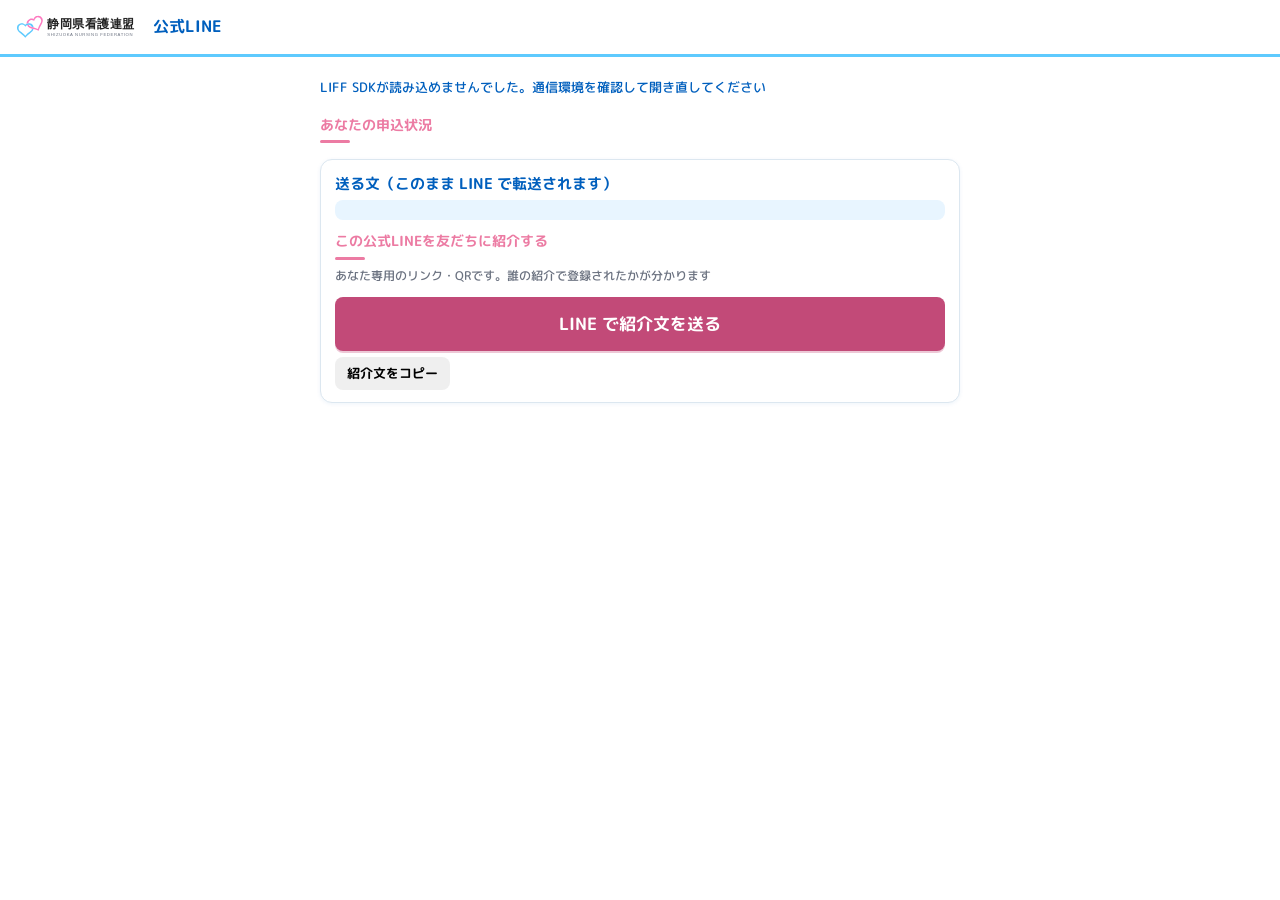
<file: index.html>
<!DOCTYPE html>
<html lang="ja">
<head>
<meta charset="utf-8">
<meta name="viewport" content="width=device-width, initial-scale=1">
<meta name="robots" content="noindex">
<link rel="preconnect" href="https://script.google.com">
<link rel="preconnect" href="https://script.googleusercontent.com">
<link rel="preload" as="script" href="https://static.line-scdn.net/liff/edge/2/sdk.js">
<title>静岡県看護連盟 公式LINE</title>
<link rel="icon" href="assets/favicon.svg"><link rel="apple-touch-icon" href="assets/icon.png">
<link rel="preconnect" href="https://fonts.googleapis.com"><link rel="preconnect" href="https://fonts.gstatic.com" crossorigin>
<link rel="stylesheet" href="https://fonts.googleapis.com/css2?family=M+PLUS+Rounded+1c:wght@500;700&display=swap">
<link rel="stylesheet" href="styles.css?v=202609121201">
</head>
<body>
<header id="hdr"><img src="assets/logo.svg" alt="静岡県看護連盟" class="hlogo"><span id="hdr_t">公式LINE</span></header>
<div id="wrap">
<div id="msg">読み込み中…</div>

<div id="user_ui">
  <div id="adminlink" style="display:none;margin-bottom:10px"><button class="join" style="background:var(--navy)" onclick="switchToAdmin()">▶ 管理画面を開く（管理者のみ表示）</button></div>
  <div id="events"></div>
  <div id="done" class="panel" style="display:none;border:2px solid #2E7D32">
    <div class="t" id="done_title" style="color:#2E7D32"></div>
    <div class="m" id="done_body" style="white-space:pre-wrap;margin-top:6px"></div>
    <a id="done_cal" class="mapbtn" target="_blank" rel="noopener" style="display:none">📆 Googleカレンダーに追加</a>
    <button class="join" onclick="closeLiff()">LINEに戻る</button>
    <button class="cancel" onclick="document.getElementById('done').style.display='none'">この画面を閉じる</button>
  </div>
  <div id="formbox" class="panel">
    <div class="t" id="ftitle"></div>
    <div class="m" id="ffee"></div>
    <div id="quick" style="display:none">
      <div class="hist" style="margin-top:8px">前回の内容で申し込みます：<br><b id="q_summary"></b></div>
      <label>同伴人数</label>
      <select id="q_dohan_count"><option value="0">0名（ご本人のみ）</option><option value="1">1名</option><option value="2">2名</option><option value="3">3名</option><option value="4">4名</option><option value="5">5名</option></select>
      <label>同伴者のお名前（任意）</label><input id="q_dohan">
      <label>ひとことメモ（任意）</label><input id="q_memo">
      <label class="agree" style="font-weight:normal"><input type="checkbox" id="q_doui" style="width:auto"> 個人情報の取り扱いに同意します（下の「取り扱いについて」参照）</label>
      <button id="q_send" class="join" onclick="sendApply(true)">この内容で申し込む</button>
      <button class="cancel" onclick="showFull()">氏名・連絡先などを修正して申し込む</button>
    </div>
    <div id="full">
      <label>お名前 ※必須</label><input id="f_name" autocomplete="name" enterkeyhint="next">
      <label>連絡先（電話またはメール）※必須</label><input id="f_contact" autocomplete="tel" enterkeyhint="next" placeholder="090-0000-0000 または メールアドレス">
      <label>区分 ※必須</label><select id="f_kubun"><option value="">（選択）</option></select>
      <details id="f_more" style="margin-top:10px"><summary style="font-size:13px;color:var(--blue);padding:6px 0">詳しく入力（任意：職場の種別・きっかけ・紹介者・同伴・メモ）</summary>
      <label>職場の種別</label><select id="f_shokuba"><option value="">（選択）</option></select>
      <label>このイベントを知ったきっかけ</label><select id="f_kikkake"><option value="">（選択）</option></select>
      <label>ご紹介者（いれば）</label><input id="f_shokai" list="member_names"><datalist id="member_names"></datalist>
      <label>同伴人数</label>
      <select id="f_dohan_count"><option value="0">0名（ご本人のみ）</option><option value="1">1名</option><option value="2">2名</option><option value="3">3名</option><option value="4">4名</option><option value="5">5名</option></select>
      <label>同伴者のお名前（任意）</label><input id="f_dohan">
      <label>ひとことメモ（任意）</label><input id="f_memo">
      </details>
      <label class="agree" style="font-weight:normal"><input type="checkbox" id="f_doui" style="width:auto"> 個人情報の取り扱いに同意します（下の「取り扱いについて」参照）</label>
      <button id="send" onclick="sendApply(false)">この内容で申し込む</button>
    </div>
    <details id="policy" style="margin-top:12px;font-size:12px;color:var(--muted)">
      <summary>個人情報の取り扱いについて（v1 暫定・デモ）</summary>
      <div style="margin-top:6px;line-height:1.7">
        ・事業者：静岡県看護連盟（青年部が管理。青年部長・副部長のほか、青年部の担当者が対応のために閲覧します）<br>
        ・取得する項目：氏名、区分、職場の種別、連絡先、きっかけ、紹介者、同伴者、LINE のユーザーID と表示名、この公式LINEに送られたメッセージ、申込画面を開いた端末の種類<br>
        ・利用目的：イベントの運営と参加確認、次回イベントや連盟の活動に関するご案内、担当者からの連絡<br>
        ・保管と委託先：Google（スプレッドシート・自動処理）、Cloudflare（表示を速くするための写しと画像。海外のサーバーを含みます）、LINEヤフー（メッセージの配信）。各社には安全管理のうえ取り扱いを委託し、これ以外の第三者にはご本人の同意なく提供しません<br>
        ・投票先や支持政党をお尋ねすることはありません<br>
        ・保持期間：最後のご連絡から2年を目安に、氏名・連絡先などを消して匿名化します（暫定。青年部・事務局の確認後に更新）<br>
        ・お問い合わせ・内容の確認・削除のご希望：この公式LINEにメッセージをお送りください。担当が対応します<br>
        ・この文の版：v3 暫定（2026-09-09）。デモ用の暫定版です。確定した内容は、この画面と申込時の同意欄でお知らせします
      </div>
    </details>
  </div>
  <h2 id="hist_h">あなたの申込状況</h2><div id="hist"></div>
  <section id="voice_ui" class="panel" style="display:none">
    <div class="t">現場の声を聞かせてください</div>
    <div class="m vlead">話すだけで送れます。誤変換はそのままで構いません。<br>原文は連盟の担当と、要約を作る AI が読みます。公開するのは、特定につながる語を伏せた本人の言葉と件数だけです。</div>

    <button type="button" id="v_mic" class="micbtn" onclick="toggleVoiceMic()">🎤 話して入力</button>
    <div class="mic-ok">言い間違いや変換の誤りは、そのままで大丈夫です。前後の文脈から読み取ります。</div>
    <div class="hint">音声認識は端末やブラウザの機能です。音声が端末の外で処理される場合があります。気になるときはキーボードで入力してください。</div>
    <div id="v_mic_err" class="mic-err" style="display:none"></div>
    <div id="v_mic_note" class="mic-help">
      <span class="kb" aria-hidden="true"><span class="kb-row"></span><span class="kb-row"></span><span class="kb-mic">🎤</span></span>
      <span>使えないときは、キーボードの<b>マイク（🎤）</b>を押して話してください</span>
    </div>
    <div id="v_interim" class="interim" style="display:none"></div>

    <label for="v_body">声 ※必須（2000字まで）</label>
    <textarea id="v_body" rows="5" maxlength="2000" placeholder="現場で困っていること、変わってほしいこと。話した言葉のままで大丈夫です"></textarea>
    <div class="hint" id="v_count">0 / 2000字</div>
    <div class="hint">入力しにくいときは、箇条書きで大丈夫です。</div>

    <label>テーマ ※必須（いくつでも）</label>
    <div class="hint">当てはまるものを確認してください（自動で選んだものは外せます）</div>
    <div id="v_themes" class="chips"></div>

    <label>区分 ※必須</label>
    <div id="v_kubun" class="chips"></div>

    <label>連盟にどうしてほしいですか（任意）</label>
    <div id="v_want" class="chips"></div>
    <div class="hint" id="v_want_talk" style="display:none">担当から3日以内にこの LINE でご連絡します（下の「このテーマの動きを LINE で受け取る」とは別のご連絡です）。</div>

    <details id="v_more">
      <summary>詳しく書く（任意）</summary>
      <label>職場の種別</label><select id="v_shokuba"><option value="">（選択）</option></select>
      <label>地域（市町名）</label><input id="v_area" maxlength="20" placeholder="例: 静岡市">
    </details>

    <div class="sub">
      <div class="hint" style="margin-bottom:6px">送った声の原文は、連盟の担当と、公開する文を作る AI（Claude）が読みます。AI はネットワーク経由で処理され、担当の PC に一時保存されます。公開するのは要約ではなく、<b>あなたが書いた言葉のまま、特定につながる語だけを伏せた抜粋</b>です（長いときは文を選んで短くします。300字まで）。<b>問題の印が付かなかった声は、担当の確認を待たずに自動で公開されます</b>（印が付いた声だけ担当が確かめます）。<b>お名前や施設名は本文に書かないでください。</b>LINE の ID は連絡のために内部で保持します。公開したあとの訂正・撤回は、この公式LINEのトークに受付番号を添えてお送りください。</div>
      <label style="font-weight:normal"><input type="checkbox" id="v_c1" style="width:auto"> ※必須　上のとおり、担当と AI が原文を読み、記録することに同意します</label>
      <label style="font-weight:normal"><input type="checkbox" id="v_c2" style="width:auto"> 特定につながる語を伏せた抜粋（本人の言葉のまま）と件数を公開してよい（件数に数えるのも、これに同意された声だけです）</label>
      <label style="font-weight:normal"><input type="checkbox" id="v_c3" style="width:auto"> このテーマの動きを LINE で受け取る</label>
      <div class="hint">声の取り扱いの版: <span id="v_pv">v4 暫定（2026-09-09）</span></div>
    </div>
    <button id="v_send" class="join" onclick="sendVoice()">この内容で送る</button>
    <details style="margin-top:12px;font-size:12px;color:var(--muted)">
      <summary>声の取り扱いについて</summary>
      <div style="margin-top:6px;line-height:1.7">
        ・取得する項目：区分、職場の種別、地域、テーマ、声の本文、連盟に望むこと、LINE のユーザーID<br>
        ・お名前・施設名・連絡先は取得しません<br>
        ・読む人：静岡県看護連盟 青年部の担当者と、公開する文を作る AI（Claude）<br>
        ・AI の扱い：声の本文・テーマ・区分・職場の種別を、ネットワーク経由で処理します（氏名・地域・LINE のユーザーIDは送りません）。処理のあいだ、担当の PC に一時保存されます。<b>本文に書かれた氏名・施設名はそのまま処理されます</b>ので、本文には書かないでください<br>
        ・公開するもの：<b>抜粋</b>（あなたが書いた言葉のまま、施設名・人名など特定につながる語だけを伏せたもの。長いときは文を選んで短くします。300字まで）と、テーマごとの件数。文を報告調に書き直したり、言い換えたりはしません。公開に同意された声だけが対象で、同意のない声は件数にも数えません<br>
        ・<b>問題の印が付かなかった声は、担当の確認を待たずに抜粋と件数が自動で公開されます</b>。印が付いた声だけ担当が確かめます（自動公開を止める設定もあります）<br>
        ・件数は、人数が少ないときは伏せて表示します<br>
        ・公開後の訂正・撤回：この公式LINEのトークに<b>受付番号</b>（送信のあとにお知らせします）を添えてお送りください。担当が公開を止め、必要なら文を直します<br>
        ・勤務先・学校・実習先に、内容や誰が送ったかを伝えることはありません<br>
        ・保管と委託先：Google（スプレッドシート・自動処理）、LINEヤフー（メッセージの配信）<br>
        ・「このテーマの動きを LINE で受け取る」に同意された方には、そのテーマに動きがあったときだけお送りします<br>
        ・保持期間：最後の更新から2年を目安に、本文・ユーザーID・AI の下書き・担当メモ・返信文を消します（公開した抜粋だけ残ります）<br>
        ・削除のご希望：この公式LINEにメッセージをお送りください。担当が対応します<br>
        ・この文はデモ用の暫定版です
      </div>
    </details>
    <div id="v_done" class="panel" style="display:none;border:2px solid #2E7D32;margin-top:12px"></div>
  </section>
  <section id="news_ui" style="display:none">
    <div class="t">最新情報</div>
    <div class="m vlead">看護に関わる新しいお知らせを、連盟・協会・議員・厚労省のサイトから自動で集めています。<br>内容は各サイトでご確認ください。</div>
    <div id="nw_wrap"></div>
  </section>
  <section id="join_ui" class="panel" style="display:none">
    <div class="t">一緒に活動する・入会</div>
    <div class="m vlead" id="j_intro"></div>
    <div id="j_next" class="hist" style="display:none"></div>
    <label>希望 ※必須</label>
    <div id="j_want" class="chips"></div>
    <label>区分 ※必須</label>
    <div id="j_kubun" class="chips"></div>
    <label for="j_note">一言（任意・200字まで）</label>
    <textarea id="j_note" rows="3" maxlength="200" placeholder="聞いてみたいこと、いまの状況など。空でも大丈夫です"></textarea>
    <label>連絡の希望</label>
    <div id="j_contact" class="chips"></div>
    <button id="j_send" class="micbtn" onclick="sendJoin()">送る</button>
    <div id="j_done" class="panel" style="display:none;border:2px solid #2E7D32;margin-top:12px"></div>
  </section>
  <section id="map_ui" style="display:none">
    <div class="t">届いた声</div>
    <div class="m vlead">公式LINE に届いた現場の声を、テーマごとにまとめています。<br>公開しているのは、特定につながる語を伏せた本人の言葉と、件数だけです。</div>
    <div id="vb_wrap"></div>

    <div class="panel" id="cm_box" style="display:none;margin-top:12px">
      <div class="t">この声に意見を書く</div>
      <div class="hint" id="cm_theme"></div>
      <div class="hint" id="cm_parent" style="background:var(--panel);border-radius:8px;padding:8px;margin:6px 0;line-height:1.7"></div>
      <label for="cm_text">意見 ※必須（300字まで）</label>
      <textarea id="cm_text" rows="4" maxlength="300" oninput="countComment()" placeholder="この声について、あなたの考えや現場の様子"></textarea>
      <div class="hint" id="cm_count">0 / 300字</div>
      <label>区分 ※必須</label><select id="cm_kubun"><option value="">（選択）</option></select>
      <div class="hint" style="margin-top:8px">この意見は<b>要約も担当の確認もせず、そのまますぐに公開されます</b>。氏名・施設名・他人のことは書かないでください。施設名・個人名・連絡先や、第三者の病歴が読み取れたときだけ、担当が確認するまで載りません。<br>公開したあと、<b>週1回、担当の PC で動く AI（Claude Code）が本文を読んで点検します</b>。LINE の ID は保持期限まで内部に保持します。<b>載せるのをやめたいとき</b>は、この公式LINEのトークに受付番号を添えてお送りください。</div>
      <label style="font-weight:normal"><input type="checkbox" id="cm_consent" style="width:auto"> ※必須　上のとおり、そのまますぐに公開されることに同意します</label>
      <div class="hint">意見の取り扱いの版: <span id="cm_pv">v2 暫定（2026-09-09）</span></div>
      <button id="cm_send" class="join" onclick="sendComment()">この内容で送る</button>
      <button type="button" class="cancel" onclick="closeCommentForm()">やめる</button>
    </div>
  </section>
  <div class="panel" id="ref_guest" style="display:none">
    <div class="t">紹介は連盟会員の機能です</div>
    <div class="m" style="line-height:1.8">会員になると、あなた専用の QR と紹介文で仲間を誘えます。<br>会員登録の合言葉は担当からお伝えします。トークに「会員登録 合言葉 お名前」と送ってください。</div>
  </div>
  <div class="panel" id="ref_panel" style="margin-top:16px">
    <div class="t">送る文（このまま LINE で転送されます）</div>
    <div id="ref_preview" class="hint" style="white-space:pre-wrap;background:var(--panel);border-radius:8px;padding:10px;margin-bottom:10px"></div>
    <h2>この公式LINEを友だちに紹介する</h2>
    <div class="hint">あなた専用のリンク・QRです。誰の紹介で登録されたかが分かります</div>
    <div id="myqr" style="text-align:center;margin-top:6px"></div>
    <button type="button" class="micbtn" onclick="shareReferral()">LINE で紹介文を送る</button>
    <button type="button" onclick="copyReferral()">紹介文をコピー</button>
    <div id="ref_list" style="display:none;margin-top:12px"></div>
  </div>
</div>

<div id="admin_ui">
  <div id="health_banner" style="display:none;background:#FFF3E0;border:1px solid #E65100;color:#7a2e00;border-radius:8px;padding:10px 12px;margin:0 0 10px;font-size:13px;white-space:pre-wrap"></div>
  <div id="tabs" style="display:flex;flex-wrap:wrap;gap:6px;margin:6px 0 12px">
    <button type="button" class="tab" data-v="todo" onclick="showView('todo')">📌 要対応<span id="nav_todo"></span></button>
    <button type="button" class="tab" data-v="cases" onclick="showView('cases')">📋 友だち</button>
    <button type="button" class="tab" data-v="event" onclick="showView('event')">🎪 イベント</button>
    <button type="button" class="tab" data-v="voices" onclick="showView('voices')">🗣 声<span id="nav_voices"></span></button>
    <button type="button" class="tab" data-v="news" onclick="showView('news')">📰 最新情報</button>
    <button type="button" class="tab" data-v="members" onclick="showView('members')">👥 会員</button>
    <button type="button" class="tab" data-v="stats" onclick="showView('stats')">📊 状況・KPI</button>
    <button type="button" class="tab" data-v="texts" onclick="showView('texts')">✍️ 文面・設定</button>
    <button type="button" class="tab" data-v="help" onclick="showView('help')">📖 使い方</button>
  </div>
  <section class="vw guide" data-v="help">
  <h2 id="sec_help">📖 使い方</h2>
  <div class="hint">日々の運用はこの画面と LINE のトークで完結します。迷ったらここへ。印刷用の1枚は <a href="card.html" target="_blank" rel="noopener">運用カード</a></div>

  <div class="panel">
    <h3>1. 毎日（朝5分）</h3>
    <ol>
      <li>朝9時すぎに届く「毎朝のまとめ」を見る（要対応・今日の予定・昨日の数字）</li>
      <li><span class="kw">📌 要対応</span> を上から。期限が今日か過ぎている人を減らす</li>
      <li>未加入者からのメッセージへの返信は、LINE公式アカウントの<span class="kw">チャット</span>で（この画面からは送れません）</li>
    </ol>
    <button type="button" class="b_sub" onclick="showView('todo')">要対応を開く</button>
  </div>

  <div class="panel">
    <h3>2. 「相談」が来たら（当日中）</h3>
    <ol>
      <li>要対応に載り、その人の段階が自動で「4 関心あり」になる。<span class="kw">私が対応します</span>を押す（トークで「対応します 番号」でも可）</li>
      <li>本人には自動で「担当の◯◯です。あらためて連絡します」が届く</li>
      <li>チャットで：名乗り → お礼 → 聞きたいことを1つ確かめる → 会う提案（意見交換会の見学など）</li>
      <li>話したら「詳細」に所感をメモ。保留なら次にやること「再連絡」と期限</li>
    </ol>
  </div>

  <div class="panel">
    <h3>3. イベントの前（2〜3週間前）</h3>
    <ol>
      <li><span class="kw">🎪 イベント</span> で登録（画像・日時・場所・締切・定員・参加費・地図）</li>
      <li>「自分にだけテスト送信」で LINE での見え方を確認</li>
      <li>「保存して今すぐ全員に配信」か、予約配信の日時を入れて保存</li>
      <li>締切2日前のリマインド・前日リマインド・翌朝の御礼は自動（詳しい設定で切れます）</li>
    </ol>
    <button type="button" class="b_sub" onclick="showView('event')">イベントを開く</button>
  </div>

  <div class="panel">
    <h3>4. イベント当日</h3>
    <ol>
      <li>卓上や出口に QR を置く。自分の紹介 QR は 文面・設定 の「自分のQRを表示」</li>
      <li>受付で申込者一覧を開き、来た人を<span class="kw">参加</span>に（名前で絞れる）。飛び込みは「申込を手動で追加」</li>
      <li>21時に当日のまとめが届く。参加者の段階は自動で「3 イベント参加」に</li>
    </ol>
  </div>

  <div class="panel">
    <h3>5. 週1（青年部の前）</h3>
    <ul>
      <li>月曜の「週次レポート」を見る</li>
      <li><span class="kw">📋 友だち</span> で「担当なし」と、更新が30日以上止まっている人（薄い表示）を確認</li>
      <li>紹介実績と KPI は <span class="kw">📊 状況・KPI</span>。役員会用には「印刷する」</li>
    </ul>
    <button type="button" class="b_sub" onclick="showView('cases')">友だちを開く</button>
    <button type="button" class="b_sub" onclick="showView('stats')">状況・KPI を開く</button>
  </div>

  <div class="panel">
    <h3>6. 加入が決まったら</h3>
    <ol>
      <li>友だちの詳細で<span class="kw">会員にする</span>（段階が「5 加入」に、本人に歓迎の文面、メニューが会員用に）</li>
      <li>加入後の会員どうしの連絡は LINE WORKS。事務局から招待してもらう</li>
      <li>この公式LINEでは、加入後もイベントの案内と紹介の機能が使える</li>
    </ol>
  </div>

  <div class="panel">
    <h3>7. 会員・管理者を増やす</h3>
    <ul>
      <li>会員: トークで「会員合言葉」と送ると合言葉が出る。会員は「会員登録 合言葉 氏名」と送る（メニューが会員用になる）</li>
      <li>管理者: <span class="kw">👥 会員</span> の「管理者を招待」で6桁を出し（トークで「管理者招待」でも可）、相手が「管理者登録 123456」。自分を外すのは「管理者解除」</li>
      <li>会員を外すのは <span class="kw">👥 会員</span> の「外す」</li>
    </ul>
    <button type="button" class="b_sub" onclick="showView('members')">会員を開く</button>
  </div>

  <div class="panel">
    <h3>8. 消す・整理する</h3>
    <ul>
      <li>連絡しないと決めた人は削除せず、段階を<span class="kw">対象外</span>に（記録と数字が残る）</li>
      <li>誤登録・テストは 詳細 → その他 → 削除。イベントは読み込んで「このイベントを削除」（申込の記録も消える）</li>
      <li>保持期間（2年）を過ぎた人は 文面・設定 → 運用 の「保持期間の確認」→「匿名化を実行」</li>
    </ul>
  </div>

  <div class="panel">
    <h3>9. トークで使える言葉（公式LINEのトークに送る）</h3>
    <ul>
      <li>使うのは5つだけ: <span class="kw">対応します 番号</span> 担当になる　<span class="kw">状況</span> いまの断面　<span class="kw">まとめ通知</span> 毎朝のまとめを自分に　<span class="kw">管理者登録</span> 管理者メニューを出し直す　<span class="kw">管理ヘルプ 設定</span> 設定と交代の言葉</li>
      <li>それ以外はこの画面で: 招待と合言葉は 会員、目標は 状況・KPI、点検・バックアップ・保持期間・外形監視は 文面・設定 の運用</li>
      <li><span class="kw">確認モード 未加入者／会員／解除</span> 自分だけ扱いを切り替えて、未加入者や会員から見た画面・自動応答を確かめる（12時間で自動解除）</li>
    </ul>
  </div>

  <div class="panel">
    <h3>10. PC で使う</h3>
    <ul>
      <li>admin.html をブックマーク（初回だけ LINE ログイン）。左のメニューで画面を切り替える</li>
      <li>「/」キーで検索欄へ、Esc で詳細を閉じる。状況・KPI は「印刷する」で1枚に</li>
      <li>友だちの詳細は右の引き出しに開く。表の見出しを押すと並べ替え</li>
    </ul>
  </div>

  <div class="panel">
    <h3>11. 困ったとき</h3>
    <ul>
      <li>まず 文面・設定 → 運用 の<span class="kw">点検</span>。⚠️ の行に直し方が書いてある</li>
      <li>画面の上に警告が出たら、自動処理か Cloudflare の異常。運用の「外形監視を今実行」で状態を見る</li>
      <li>毎朝のまとめが来ない: GAS のトリガーが止まっている可能性。運用の「コード版・最終実行」で最終実行日を確認</li>
      <li>役員交代・鍵の作り直し・権限の棚卸は「引継ぎパッケージ.md」（README と同じフォルダ）</li>
    </ul>
  </div>

  <div class="panel">
    <h3>12. 言葉の意味</h3>
    <ul>
      <li><b>段階</b>: 1 友だち → 2 イベント申込 → 3 イベント参加 → 4 関心あり → 5 加入（対象外は別枠）。1〜4 は自動で進み、5 は「会員にする」で付く</li>
      <li><b>要対応</b>: 次にやることに期限が付いていて、今日か過ぎている人</li>
      <li><b>担当</b>: その友だちに連絡する担当。「私が対応します」で自分になる</li>
      <li><b>きっかけ</b>: どこで接点ができたか（研修・意見交換会・紹介・QR など）。KPI のきっかけ別に出る</li>
      <li><b>通知の記号</b>: ⚠️重要（すぐ見る）／🎫申込／👤人の動き／📣配信／📋まとめ／🎉加入／💬会話</li>
    </ul>
  </div>
  </section>
  <section class="vw" data-v="todo">
  <h2 id="sec_todo">📌 要対応 <span id="todo_count" class="hint" style="font-weight:normal"></span></h2>
  <div class="hint">期限が今日か過ぎている人が上。「私が対応します」で担当を取り、中身の更新は「詳細」で</div>
  <div id="todo_scope" class="chips"></div>
  <div id="a_cases"></div>
  <details id="todo_future" style="display:none"><summary style="padding:6px 0" id="todo_future_sum">予定</summary><div id="a_cases_future"></div></details>
  </section>
  <section class="vw" data-v="event">
  <h2 id="sec_event">🎪 イベント登録・配信</h2>
  <div class="panel" id="ev_form">
    <div class="t">イベント登録・配信</div>
    <div id="ev_table"></div>
    <div style="display:flex;justify-content:space-between;align-items:center;margin:8px 0">
      <button type="button" onclick="$('a_ev').value=''; adminLoad(); window.scrollTo({top: document.getElementById('a_name').offsetTop - 80, behavior: 'smooth'});" style="background:var(--navy);color:#fff;font-size:13px;padding:8px 12px">＋ 新しいイベント</button>
      <span id="ev_editing" class="hint"></span>
      <button type="button" id="ev_copy" class="b_sub" style="display:none;font-size:12px;padding:6px 10px;min-height:30px" onclick="adminCopy()">複製して新規作成</button>
      <button type="button" id="ev_del" class="b_abs" style="display:none;font-size:12px;padding:6px 10px;min-height:30px" onclick="adminDeleteEvent()">このイベントを削除</button>
    </div>
    <select id="a_ev" onchange="adminLoad()" style="display:none"><option value="">（新規作成）</option></select>
    <label style="font-weight:normal"><input type="checkbox" id="a_showold" style="width:auto" onchange="renderAdmin(STATE)"> 過去のイベントも表示</label>
    <label>イベント名 ※必須</label><input id="a_name">
    <div class="hint">読み込んだイベントの名前を変えて保存すると、申込の記録も新しい名前に追随します</div>
    <label>開催日</label><input id="a_date" type="date">
    <label>時間</label><input id="a_time" placeholder="19:00〜21:00">
    <label>場所</label><input id="a_place">
    <label>案内文</label><textarea id="a_desc"></textarea>
    <label>申込締切日（空欄=制限なし。開催日を入れると2日前を自動提案）</label><input id="a_deadline" type="date">
    <label>定員（空欄=制限なし）</label><input id="a_cap" type="number" min="1">
    <label>参加費（任意）</label><input id="a_fee" placeholder="無料 / 1,000円（当日現金）">
    <label>地図URL（Googleマップの共有リンク・任意）</label><input id="a_map" placeholder="https://maps.app.goo.gl/...">
    <label>予約配信（日時を入れて保存すると、その時刻に自動で全員配信）</label>
    <div style="display:flex;gap:6px"><input id="a_sched" type="datetime-local" style="flex:1"><button type="button" class="b_clr" onclick="document.getElementById('a_sched').value='';" style="white-space:nowrap">取消</button></div>
    <div class="hint">10分おきにチェックして送信。「今すぐ全員に配信」すると予約は解除されます</div>
    <label>配信の宛先</label>
    <select id="a_target"><option value="全員">全員（友だち全体）</option><option value="会員のみ">会員のみ</option><option value="未加入者のみ">未加入者のみ</option></select>
    <div class="hint">「会員のみ」「未加入者のみ」は、こちらが LINE の ID を知っている人にだけ届きます（友だち一覧・会員シートに載っている人）</div>
    <label style="font-weight:normal"><input type="checkbox" id="a_active" checked style="width:auto"> 受付中（外すと案内・申込から消えます）</label>
    <details id="a_more" style="margin-top:10px"><summary style="font-size:13px;color:var(--blue);padding:6px 0">詳しい設定（締切前リマインド・御礼・画像を外す）</summary>
    <label style="font-weight:normal"><input type="checkbox" id="a_dlremind" style="width:auto"> 締切2日前の朝9時に「まだ間に合います」を全員に自動配信する（通数を1本使います）</label>
    <label style="font-weight:normal"><input type="checkbox" id="a_thanks" checked style="width:auto"> 参加した人へ翌朝に御礼を自動で送る（文面は「文面」の「御礼」。出欠で「参加」にした人だけ）</label>
    <label style="font-weight:normal"><input type="checkbox" id="a_rmimg" style="width:auto" onchange="updatePreview()"> 画像なしにする（登録済みの画像を外す）</label>
    </details>
    <label>チラシ・画像（任意）</label><input id="a_img" type="file" accept="image/*">
    <div class="hint">配信カードに載ります（自動で縮小）。見え方はプレビューで確認</div>
    <img id="a_prev">

    <details open id="pv_wrap" style="margin-top:16px"><summary class="t" style="cursor:pointer">配信カードのプレビュー（LINEでの見え方）</summary>
    <div id="pv" class="card" style="margin-top:8px;border:1px solid var(--line)">
      <img id="pv_img" style="display:none;max-height:220px;object-fit:contain;background:var(--panel)">
      <div class="cb">
        <div class="t" id="pv_name">（イベント名）</div>
        <div class="m" id="pv_date">📅 </div>
        <div class="m" id="pv_place">📍 </div>
        <div class="m" id="pv_fee" style="display:none"></div>
        <div class="m" id="pv_rem" style="display:none"></div>
        <div class="m" id="pv_desc" style="white-space:pre-wrap"></div>
        <button class="join" disabled style="opacity:.85" id="pv_btn">参加する</button>
        <button class="join" disabled style="opacity:.85;background:#eee;color:#333;display:none" id="pv_map">地図を開く</button>
      </div>
    </div>
    </details>
    <button id="a_save" onclick="adminSave('none')">保存する（配信はしない）</button>
    <button id="a_test" onclick="adminSave('test')">保存して、自分にだけテスト送信する</button>
    <button id="a_savebc" onclick="adminSave('all')">保存して、今すぐ全員に配信する</button>
  </div>

  <div id="ev_right">
  <div class="panel" id="apl_panel" style="display:none">
    <div class="t" id="apl_title">申込者一覧</div>
    <div id="apl_stats" class="hint"></div>
    <div style="display:flex;gap:6px;flex-wrap:wrap;margin:4px 0"><button type="button" class="b_sub" onclick="printRoster()">受付名簿を印刷</button><button type="button" class="b_sub" onclick="showEventQr()">申込QRを表示</button></div>
    <div id="ev_qr" style="display:none;text-align:center;margin:8px 0"></div>
    <input id="apl_q" placeholder="名前・区分で絞る（当日の受付用）" oninput="renderApplicants()" style="margin:6px 0">
    <div class="hint">受付で「参加」に。友だちの段階も自動で進みます</div>
    <div id="apl_list"></div>

    <div class="sub">
      <div class="t" style="font-size:14px">申込を手動で追加（電話・口頭・飛び込み＝代理申込）</div>
      <label>お名前 ※必須</label><input id="m_name">
      <label>連絡先</label><input id="m_contact">
      <label>同伴人数</label><select id="m_dohan_count"><option value="0">0名</option><option value="1">1名</option><option value="2">2名</option><option value="3">3名</option><option value="4">4名</option><option value="5">5名</option></select>
      <details style="margin-top:6px"><summary style="font-size:12px;color:var(--blue);padding:4px 0">詳しく（区分・きっかけ・紹介者・同伴者名・メモ）</summary>
      <label>区分</label><select id="m_kubun"><option value="">（選択）</option></select>
      <label>きっかけ</label><select id="m_kikkake"><option value="">（選択）</option></select>
      <label>ご紹介者</label><input id="m_shokai" list="member_names">
      <label>同伴者のお名前</label><input id="m_dohan">
      <label>メモ（受付の経緯など）</label><input id="m_memo">
      </details>
      <label style="display:block;margin-top:8px"><input type="checkbox" id="m_consent"> 本人に個人情報の取り扱いを説明し、口頭で同意を確認した ※必須</label>
      <label>確認した担当のお名前 ※必須</label><input id="m_consent_by" list="member_names">
      <label style="display:block;margin-top:6px"><input type="checkbox" id="m_force"> 定員・締切を超えるが、例外として受け付ける（記録に残ります）</label>
      <button type="button" onclick="adminAddApply()" style="background:var(--navy);color:#fff;width:100%;margin-top:8px">この内容で申込を追加する</button>
    </div>

    <div class="sub">
      <div class="t" style="font-size:14px">申込者だけに連絡する</div>
      <div class="hint">変更連絡・御礼・アンケートのお願いなど。キャンセル・欠席の人には送りません。定型文を押してから編集できます</div>
      <div>
        <button type="button" class="b_sub" onclick="insertTpl('thanks')">御礼</button>
        <button type="button" class="b_sub" onclick="insertTpl('change')">変更連絡</button>
        <button type="button" class="b_sub" onclick="insertTpl('survey')">アンケートのお願い</button>
        <button type="button" class="b_sub" onclick="insertTpl('remind')">当日のご案内</button>
      </div>
      <textarea id="a_msg" placeholder="本文を入力（定型文ボタンで挿入できます）"></textarea>
      <button id="a_send" onclick="adminMessage()" style="background:var(--navy);color:#fff;width:100%;margin-top:8px">申込者に送信する</button>
    </div>
  </div>
  </div>
  </section>
  <section class="vw" data-v="cases">
  <h2 id="sec_cases">📋 友だち一覧 <button type="button" onclick="openDetail('')" style="font-size:12px;padding:4px 8px;margin-left:8px">＋ 追加</button> <button type="button" onclick="printCases()" style="font-size:12px;padding:4px 8px" title="いまの絞り込みのまま、青年部用の一覧を印刷">一覧を印刷</button></h2>
  <div class="hint">名簿。名前・区分で検索、段階・担当で絞り込み。行を押すと詳細（見る・更新する）</div>
  <div style="display:flex;gap:6px;margin-bottom:8px;flex-wrap:wrap"><input id="a_q" placeholder="名前・区分・担当で検索" oninput="renderAll()" style="flex:2 1 160px"><select id="a_tanto" onchange="renderAll()" style="flex:1 1 120px"><option value="">担当：すべて</option></select><select id="a_stage" onchange="renderAll()" style="flex:1 1 120px"><option value="">全段階</option></select></div>
  <div id="stage_chips" class="chips"></div>
  <div id="a_all"></div>

  <div id="case_detail" style="display:none;position:fixed;inset:0;background:#fff;overflow:auto;z-index:50;padding:12px 14px 40px">
    <div style="display:flex;justify-content:space-between;align-items:center;gap:8px"><div id="cd_title" style="font-weight:bold;font-size:16px"></div><button type="button" onclick="closeDetail()" style="font-size:12px;padding:6px 10px">閉じる</button></div>
    <div id="cd_info" class="hist" style="margin-top:8px"></div>
    <div class="sub" id="cd_update">
      <div class="t" style="font-size:14px">更新</div>
      <label>段階</label><select id="cd_status"></select>
      <label>担当</label><select id="cd_tanto"><option value="">（担当なし）</option></select>
      <label>次にやること（空にすると要対応から外れる）</label><input id="cd_next" list="next_presets" placeholder="例: 相談の日程調整">
      <datalist id="next_presets"><option value="相談の連絡（当日中に1:1で返信）"><option value="1:1で返信（本文は人が書く）"><option value="相談の日時を決める"><option value="意見交換会に誘う"><option value="加入の手続きを案内"><option value="再連絡（本人と約束した時期）"><option value="御礼の連絡"></datalist>
      <label>期限</label><input id="cd_due" type="date">
      <div style="display:flex;gap:8px;margin-top:8px;flex-wrap:wrap">
        <button type="button" onclick="saveDetail()" style="background:var(--navy);color:#fff;flex:2">保存</button>
        <button type="button" onclick="detailOp('assign')" class="b_att" style="flex:1">私が対応します</button>
        <button type="button" onclick="detailOp('done')" style="flex:1">対応済み</button>
      </div>
      <label>メモを追記</label><div style="display:flex;gap:6px"><input id="cd_memo" placeholder="所感・次の一手・約束した時期など" style="flex:1"><button type="button" onclick="addMemoDetail()">追記</button></div>
    </div>
    <div class="sub" id="cd_new" style="display:none">
      <div class="t" style="font-size:14px">友だちを追加（イベントなしで会った人・紹介された人）</div>
      <label>氏名 ※必須</label><input id="n_name">
      <label>区分</label><select id="n_kubun"><option value="">（選択）</option></select>
      <label>職場の種別</label><select id="n_shokuba"><option value="">（選択）</option></select>
      <label>きっかけ</label><select id="n_kikkake"><option value="">（選択）</option></select>
      <label>紹介者</label><input id="n_shokai" list="member_names">
      <label>メモ</label><input id="n_memo">
      <label>次にやること（任意。入れると要対応に載る）</label><input id="n_next" list="next_presets">
      <label style="font-weight:normal"><input type="checkbox" id="n_self" checked style="width:auto"> 自分を担当にする</label>
      <button type="button" onclick="adminAddCase(false)" style="background:var(--navy);color:#fff;width:100%;margin-top:8px">友だちを追加する</button>
    </div>
    <details id="cd_other" style="margin-top:10px"><summary style="font-weight:bold;padding:6px 0">その他（氏名・属性・会員化・統合・削除）</summary>
      <div class="sub">
        <label>氏名</label><input id="cd_name">
        <label>区分</label><select id="at_kubun"><option value="">（選択）</option></select>
        <label>職場の種別</label><select id="at_shokuba"><option value="">（選択）</option></select>
        <label>役職</label><input id="at_yakushoku" placeholder="例: 師長・主任">
        <label>エリア</label><input id="at_area" placeholder="例: 静岡市">
        <label>関心</label><select id="at_kanshin"><option value="">（選択）</option></select>
        <button type="button" onclick="saveOther()" style="background:var(--navy);color:#fff;width:100%;margin-top:8px">氏名・属性を保存</button>
        <div class="apl" id="cd_actions" style="margin-top:10px"></div>
      </div>
    </details>
  </div>
  </section>
  <section class="vw" data-v="voices">
  <h2 id="sec_voices">🗣 現場の声</h2>
  <div class="hint">週1回、自動処理が要約の下書きを作ります。この画面では「要確認」だけを見て、公開するかを決めます</div>
  <div id="v_ai" class="hint"></div>
  <div class="chips" id="v_buckets"></div>
  <h2>要確認（自動処理が判断を保留したもの）</h2>
  <div id="v_check"></div>
  <pre id="v_check_out" class="hist" style="display:none;white-space:pre-wrap;font-family:inherit"></pre>
  <h2 style="margin-top:16px">📣 公開している文と「連盟から」</h2>
  <div class="hint">公開ページの各文の下に出る一言です（200字まで）。空にして保存すると消えます</div>
  <div id="v_pub"></div>
  <div class="panel">
    <div class="t">公開する文の書き方</div>
    <div class="hint" style="line-height:1.8">
      1. <b>本人の言葉のまま</b>載せる（一人称も語尾もそのまま。「〜という声」と言い換えない）<br>
      2. <b>特定につながる語だけ伏せる</b>（「◯◯病院の3階病棟」→「ある病院の病棟」、「師長」→「上司」、「沼津市」→「県内」）<br>
      3. 長ければ<b>文を選んで短く</b>する（前後を落とすだけ。文の中は直さない。300字まで）
    </div>
    <a id="v_sheet" class="sheet" target="_blank" rel="noopener">▶ スプレッドシートで直す（「声」シート）</a>
  </div>
  <h2>未処理（段階が「届いた」で、公開する文がまだ）</h2>
  <div id="v_todo"></div>
  <h2>テーマ別の件数と鮮度</h2>
  <div id="v_themes_admin"></div>
  </section>
  <section class="vw" data-v="news">
  <h2 id="sec_news">📰 最新情報</h2>
  <div class="hint">★を付けた記事が、公開ページの先頭「今週のピックアップ」に大きく出ます（おすすめは3件まで。4件目からは新しい順に3件だけ出ます）。×にすると出ません。シートの「情報源」で直しても同じです。「この投稿を配信」を押すと、その記事を📣お知らせの下書きに入れます（送信は宛先を選んでから）</div>
  <div class="sub">
    <label for="nw_note">担当から一言（公開ページの先頭に出ます。空なら出しません）</label>
    <textarea id="nw_note" rows="2" maxlength="300" placeholder="例: 9/20 の意見交換会、まだ席があります"></textarea>
    <button type="button" id="nw_note_save" onclick="saveNewsNote()">一言を保存</button>
  </div>
  <div style="display:flex;flex-wrap:wrap;align-items:center;gap:6px;margin:10px 0 4px">
    <button type="button" class="b_sub" onclick="newsCollectNow()">いま収集する</button>
    <button type="button" class="b_sub" onclick="openNewsPage()">ページを見る</button>
    <span class="hint" id="nw_last"></span>
  </div>
  <pre id="nw_out" class="hist" style="display:none;white-space:pre-wrap;font-family:inherit"></pre>
  <div id="nw_admin"></div>
  </section>
  <section class="vw" data-v="members">
  <h2 id="sec_members">👥 会員</h2>
  <div class="hint">会員は友だち一覧に載らず、LINE友だち数の分母からも除きます。会員は公式LINEのトークで「会員登録 合言葉 氏名」と送ると登録されます。会員への案内は「文面・設定」の📣お知らせ（宛先: 会員のみ）か、トークの「会員配信 本文」で送れます。青年部の作業連絡は LINE WORKS のままです。</div>
  <div style="margin:4px 0 8px"><button type="button" class="b_sub" onclick="showMemberPass()">会員登録の合言葉を表示</button><button type="button" class="b_sub" onclick="showInvite()">管理者を招待（6桁を表示）</button></div>
  <pre id="mp_out" class="hist" style="display:none;white-space:pre-wrap;font-family:inherit"></pre>
  <div id="a_members"></div>
  </section>
  <section class="vw" data-v="stats">
  <div class="print-only" id="print_head"></div>
  <h2 id="sec_stats">📊 状況 <button type="button" onclick="refreshAdmin()" style="font-size:12px;padding:4px 8px;margin-left:8px">最新に更新</button> <button type="button" onclick="window.print()" style="font-size:12px;padding:4px 8px" title="役員会・青年部向けに1枚で印刷">印刷する</button></h2>
  <div class="hint">シートを直接直した直後は、表示が最大10分古いことがあります。「最新に更新」でその場で取り直します</div>
  <div id="a_stats" class="hist"></div>

  <h2 id="sec_kpi">🎯 KPI（目標と進捗）</h2>
  <div class="hint">必要数は目標×6（友だち一覧・関心あり）と関心あり÷関心化率（LINE友だち）。率は実績で自動更新</div>
  <div class="sub">
    <label>今年度の目標（加入人数）</label>
    <div style="display:flex;gap:8px"><input id="k_target" type="number" min="0" style="flex:1"><button type="button" onclick="saveKpi()" style="background:var(--navy);color:#fff">設定</button></div>
  </div>
  <div id="a_kpi" class="hist"></div>
  </section>
  <section class="vw" data-v="texts">
  <div id="tx_main">
  <h2 id="sec_texts">✍️ 文面</h2>
  <div class="hint">行を押すとその場で編集できます。保存すると次から新しい文面で送られます</div>
  <div id="a_texts"></div>
  <button type="button" onclick="openText('')" style="margin-top:8px">＋ 自動応答を追加（言葉→返信）</button>

  </div>
  <div id="tx_side">
  <h2 id="sec_menu">🧭 メニュー</h2>
  <div class="hint">画像を差し替えたあとに押すと、通常・管理者・会員の3種を作り直します</div>
  <button type="button" onclick="rebuildMenus()">メニューを作り直す</button>

  <h2 id="sec_notice">📣 お知らせを配信する</h2>
  <div class="hint">イベント以外の連絡（総会・研修・募集など）を、宛先を選んで送ります。まず「テスト送信」で自分に届く形を確かめてください</div>
  <div class="panel">
    <label for="nt_text">本文 ※必須（1000字まで）</label>
    <textarea id="nt_text" rows="5" maxlength="1000" oninput="countNotice()" placeholder="お知らせの本文"></textarea>
    <div class="hint" id="nt_count">0 / 1000字</div>
    <label for="nt_img">画像URL（任意・https:// から）</label><input id="nt_img" placeholder="https://…">
    <label>宛先</label>
    <select id="nt_target"><option value="全員">全員（友だち全体）</option><option value="会員のみ">会員のみ</option><option value="未加入者のみ">未加入者のみ</option></select>
    <div class="hint">送るたびに宛先の人数分の通数を使います。今月の残りは下の「運用」→「点検」で見られます</div>
    <button type="button" class="b_sub" onclick="sendNotice(true)">テスト送信（自分だけ）</button>
    <button type="button" id="nt_send" onclick="sendNotice(false)" style="background:var(--navy);color:#fff;width:100%;margin-top:8px">この宛先に配信する</button>
    <pre id="nt_out" class="hist" style="display:none;white-space:pre-wrap;margin-top:8px;font-family:inherit"></pre>
  </div>

  <h2 id="sec_ops">🛠 運用（点検・バックアップ・保持期間）</h2>
  <div class="hint">これまで URL に鍵を付けて開いていた操作。結果は下に出ます。「匿名化」だけは元に戻せないので確認が入ります</div>
  <div style="display:flex;flex-wrap:wrap;gap:6px">
    <button type="button" class="b_sub" onclick="adminOps('selfcheck')">点検</button>
    <button type="button" class="b_sub" onclick="adminOps('version')">コード版・最終実行</button>
    <button type="button" class="b_sub" onclick="adminOps('backup')">バックアップを今取る</button>
    <button type="button" class="b_sub" onclick="adminOps('retention_check')">保持期間の確認</button>
    <button type="button" class="b_sub" onclick="adminOps('retention_purge', '保持期間を過ぎた友だちと、その人の申込の記録・声の本文を匿名化します（氏名・区分・連絡先・同伴者・LINE_userId・メモ。元に戻せません）。実行しますか？')">匿名化を実行</button>
    <button type="button" class="b_sub" onclick="adminOps('health_run')">外形監視を今実行</button>
    <button type="button" class="b_sub" onclick="adminOps('webhook')">Webhook URL を表示</button>
    <button type="button" class="b_sub" id="ops_resend" style="display:none" onclick="adminOps('resend', '前回届かなかった宛先にだけ、同じ本文をもう一度送ります。よろしいですか？')">失敗分を再送</button>
  </div>
  <div id="ops_resend_note" class="hint" style="display:none"></div>
  <pre id="ops_out" class="hist" style="display:none;white-space:pre-wrap;margin-top:8px;font-family:inherit"></pre>

  <h2 id="sec_ig">📷 Instagram の取り込み</h2>
  <div class="hint">連盟の Instagram の投稿・リールを「📰 最新情報」に自動で取り込みます（ストーリーズは取れません）。Meta で発行した長期トークンを貼ってください。入れた値は表示しません。60日で切れる前に自動で延長します。手順は README の「Instagram の取り込み」</div>
  <div class="panel">
    <label for="ig_token">アクセストークン（IG_ACCESS_TOKEN）</label>
    <input id="ig_token" type="password" autocomplete="off" placeholder="Meta の「Generate token」で出た文字列">
    <div style="display:flex;flex-wrap:wrap;gap:6px;margin-top:8px">
      <button type="button" class="b_sub" onclick="saveIgToken()">トークンを保存</button>
      <button type="button" class="b_sub" onclick="igCheck()">Instagram 接続確認</button>
    </div>
    <pre id="ig_out" class="hist" style="display:none;white-space:pre-wrap;margin-top:8px;font-family:inherit"></pre>
  </div>

  <h2 id="sec_ref">📱 自分の紹介QR・紹介文</h2>
  <div class="panel">
    <div class="hint">会場では画面のQRを見せる。友人には「紹介文をLINEで送る」</div>
    <button type="button" onclick="showMyQr('a_myqr')">自分のQRを表示</button>
    <button type="button" onclick="shareReferral()">紹介文をLINEで送る</button>
    <div id="a_myqr" style="display:none;text-align:center;margin-top:10px"></div>
  </div>

  <div><a id="a_sheet" class="sheet" target="_blank" rel="noopener">▶ スプレッドシートを開く（集計・月次）</a></div>
  </div>
  </section>

</div>
<div id="dbg" style="font-size:10px;color:#999;margin-top:20px;word-break:break-all"></div>
</div>
<script src="config.js?v=202609121201"></script>
<script>
// LINEの部品の読込を待たずに、イベント一覧だけの写し（個人情報なし）を先に取りに行く
var WORKER = (window.SITE_CONFIG || {}).WORKER || "";
var PUBLIC_PROMISE = null;
try {
  if (WORKER && !/p(?:=|%3D)admin/.test(location.search)) PUBLIC_PROMISE = fetch(WORKER + "/public").then(function(r){ return r.json(); }).catch(function(){ return null; });
  // 届いた声・最新情報は公開データなので、本人確認を待たずに写し（/voices・/news）を先に取りに行く。voices.js / news.js が1回だけ使う
  var pv = /[?&]v(?:=|%3D)(map|news)(?:&|$)/.exec(location.search);
  if (WORKER && pv) window[pv[1] === "map" ? "VOICE_PREFETCH" : "NEWS_PREFETCH"] =
    fetch(WORKER + (pv[1] === "map" ? "/voices" : "/news")).then(function(r){ return r.json(); }).catch(function(){ return null; });
} catch (e) {}
</script>
<script src="https://static.line-scdn.net/liff/edge/2/sdk.js"></script>
<script src="voices.js?v=202609121201"></script>
<script src="news.js?v=202609121201"></script>
<script src="app.js?v=202609121201"></script>
</body>
</html>
</file>
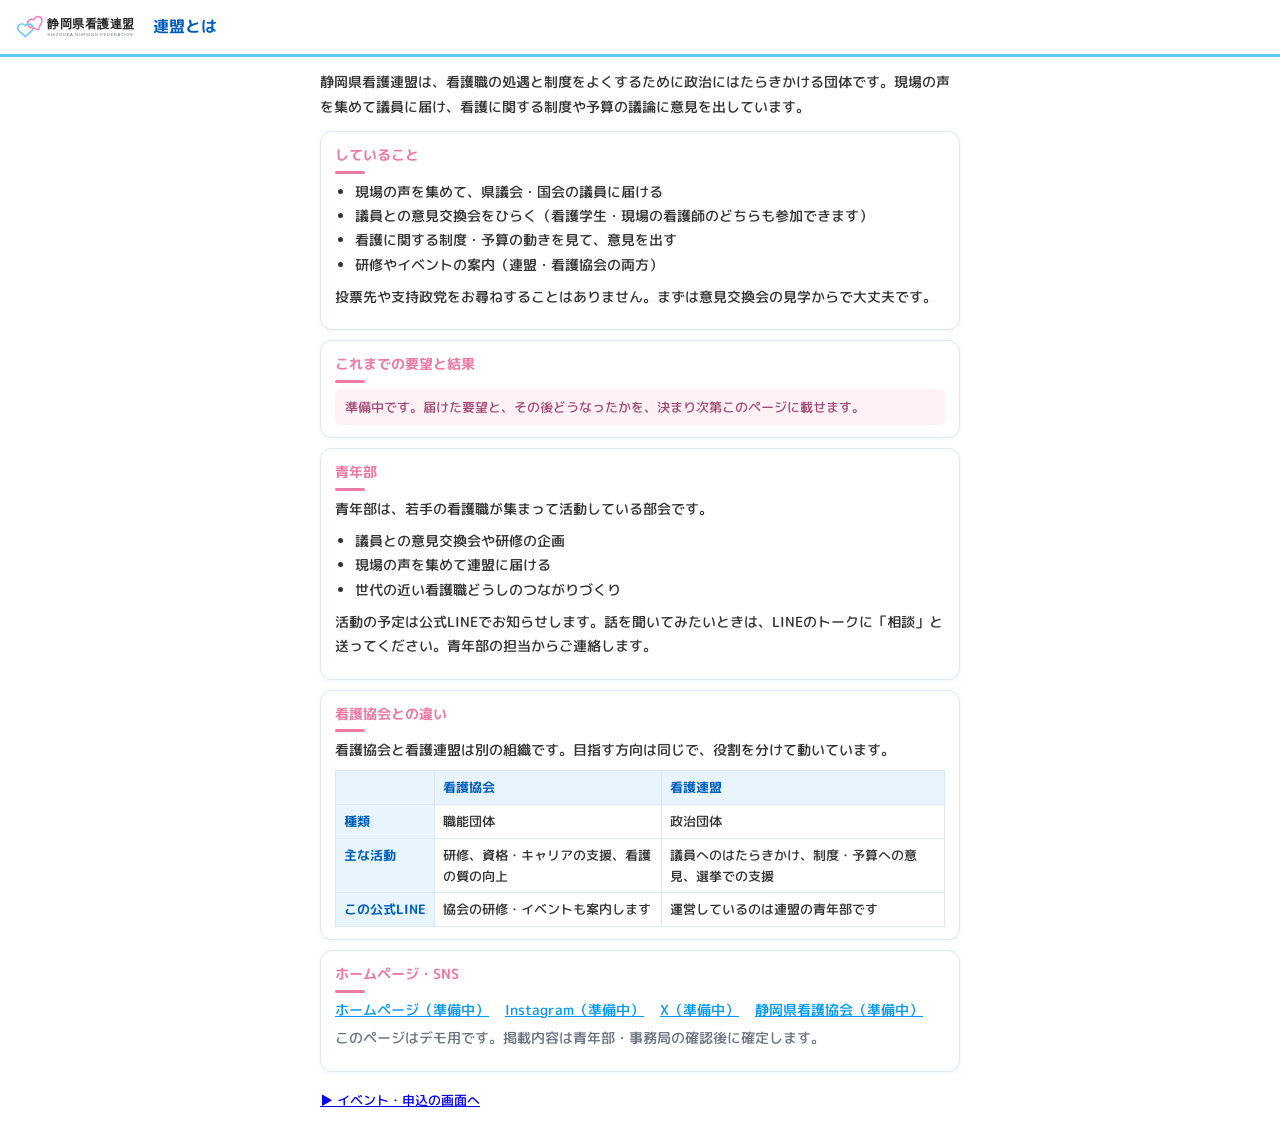
<file: about.html>
<!doctype html>
<html lang="ja">
<head>
<meta charset="utf-8">
<meta name="viewport" content="width=device-width,initial-scale=1">
<meta name="robots" content="noindex">
<title>連盟とは - 静岡県看護連盟 公式LINE</title>
<link rel="icon" href="assets/favicon.svg"><link rel="apple-touch-icon" href="assets/icon.png">
<link rel="preconnect" href="https://fonts.googleapis.com"><link rel="preconnect" href="https://fonts.gstatic.com" crossorigin>
<link rel="stylesheet" href="https://fonts.googleapis.com/css2?family=M+PLUS+Rounded+1c:wght@500;700&display=swap">
<link rel="stylesheet" href="styles.css?v=202609121201">
<style>
  /* このページだけの追加。基本の配色・部品は styles.css と同じ */
  #wrap { max-width: 640px; }
  .lead { font-size: 14px; line-height: 1.8; margin: 0 0 12px; }
  .panel h2 { margin-top: 0; }
  .panel p { font-size: 13.5px; line-height: 1.8; margin: 0 0 8px; }
  .panel ul { font-size: 13.5px; line-height: 1.8; margin: 0 0 8px; padding-left: 20px; }
  table.cmp { width: 100%; border-collapse: collapse; font-size: 13px; margin-top: 6px; }
  table.cmp th, table.cmp td { border: 1px solid var(--line); padding: 6px 8px; text-align: left; vertical-align: top; }
  table.cmp th { background: var(--panel); color: var(--navy); white-space: nowrap; }
  .todo { color: #A14A72; background: var(--panel-pink); border-radius: 6px; padding: 8px 10px; font-size: 13px; }
  .links a { display: inline-block; margin: 0 12px 6px 0; font-size: 13.5px; color: var(--blue); }
  .backline { margin-top: 18px; font-size: 13px; }
</style>
</head>
<body>
<header id="hdr"><img src="assets/logo.svg" alt="静岡県看護連盟" class="hlogo"><span>連盟とは</span></header>
<div id="wrap">

  <p class="lead">静岡県看護連盟は、看護職の処遇と制度をよくするために政治にはたらきかける団体です。現場の声を集めて議員に届け、看護に関する制度や予算の議論に意見を出しています。</p>

  <div class="panel">
    <h2>していること</h2>
    <ul>
      <li>現場の声を集めて、県議会・国会の議員に届ける</li>
      <li>議員との意見交換会をひらく（看護学生・現場の看護師のどちらも参加できます）</li>
      <li>看護に関する制度・予算の動きを見て、意見を出す</li>
      <li>研修やイベントの案内（連盟・看護協会の両方）</li>
    </ul>
    <p>投票先や支持政党をお尋ねすることはありません。まずは意見交換会の見学からで大丈夫です。</p>
  </div>

  <div class="panel">
    <h2>これまでの要望と結果</h2>
    <div class="todo">準備中です。届けた要望と、その後どうなったかを、決まり次第このページに載せます。</div>
  </div>

  <div class="panel">
    <h2>青年部</h2>
    <p>青年部は、若手の看護職が集まって活動している部会です。</p>
    <ul>
      <li>議員との意見交換会や研修の企画</li>
      <li>現場の声を集めて連盟に届ける</li>
      <li>世代の近い看護職どうしのつながりづくり</li>
    </ul>
    <p>活動の予定は公式LINEでお知らせします。話を聞いてみたいときは、LINEのトークに「相談」と送ってください。青年部の担当からご連絡します。</p>
  </div>

  <div class="panel">
    <h2>看護協会との違い</h2>
    <p>看護協会と看護連盟は別の組織です。目指す方向は同じで、役割を分けて動いています。</p>
    <table class="cmp">
      <tr><th></th><th>看護協会</th><th>看護連盟</th></tr>
      <tr><th>種類</th><td>職能団体</td><td>政治団体</td></tr>
      <tr><th>主な活動</th><td>研修、資格・キャリアの支援、看護の質の向上</td><td>議員へのはたらきかけ、制度・予算への意見、選挙での支援</td></tr>
      <tr><th>この公式LINE</th><td>協会の研修・イベントも案内します</td><td>運営しているのは連盟の青年部です</td></tr>
    </table>
  </div>

  <div class="panel">
    <h2>ホームページ・SNS</h2>
    <div class="links">
      <!-- 確定したら href を差し替える -->
      <a href="#" rel="noopener">ホームページ（準備中）</a>
      <a href="#" rel="noopener">Instagram（準備中）</a>
      <a href="#" rel="noopener">X（準備中）</a>
      <a href="#" rel="noopener">静岡県看護協会（準備中）</a>
    </div>
    <p class="hint">このページはデモ用です。掲載内容は青年部・事務局の確認後に確定します。</p>
  </div>

  <div class="backline"><a href="index.html">▶ イベント・申込の画面へ</a></div>
</div>
</body>
</html>
</file>
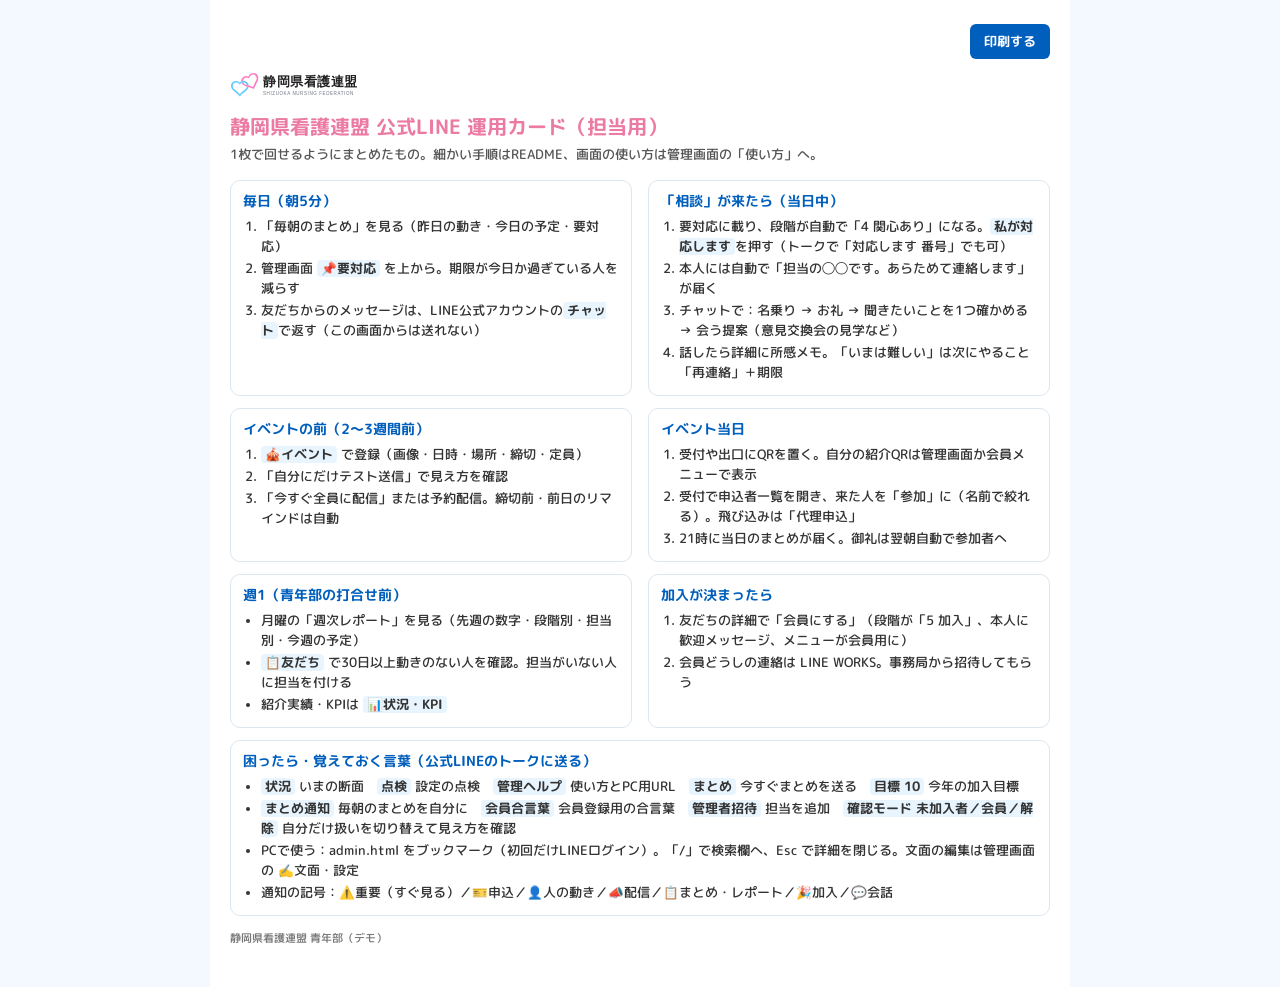
<file: card.html>
<!doctype html>
<html lang="ja">
<head>
<meta charset="utf-8">
<meta name="viewport" content="width=device-width,initial-scale=1">
<meta name="robots" content="noindex">
<title>運用カード - 静岡県看護連盟 公式LINE</title>
<link rel="icon" href="assets/favicon.svg"><link rel="apple-touch-icon" href="assets/icon.png">
<link rel="preconnect" href="https://fonts.googleapis.com"><link rel="preconnect" href="https://fonts.gstatic.com" crossorigin>
<link rel="stylesheet" href="https://fonts.googleapis.com/css2?family=M+PLUS+Rounded+1c:wght@500;700&display=swap">
<style>
  :root{--sky:#5ECAFE;--navy:#005FBD;--pink:#EC7BA3;--panel:#E8F5FF;--line:#DCE7F0}
  body { font-family: "M PLUS Rounded 1c", "Hiragino Kaku Gothic ProN", "Hiragino Sans", "Yu Gothic UI", Meiryo, sans-serif; font-weight: 500; color: #333333; margin: 0; background: #F4F9FF; }
  .page { max-width: 820px; margin: 0 auto; padding: 24px 20px 40px; background: #fff; }
  h1 { font-size: 20px; color: var(--pink); margin: 0 0 4px; }
  .lead { font-size: 13px; color: #555; margin-bottom: 16px; }
  .grid { display: grid; grid-template-columns: 1fr 1fr; gap: 12px 16px; }
  .box { border: 1px solid var(--line); border-radius: 10px; padding: 10px 12px; break-inside: avoid; }
  .box h2 { font-size: 14px; color: var(--navy); margin: 0 0 6px; }
  .box ol, .box ul { margin: 0; padding-left: 18px; font-size: 12.5px; line-height: 1.6; }
  .box li { margin-bottom: 2px; }
  .wide { grid-column: 1 / -1; }
  .kw { background: var(--panel); border-radius: 4px; padding: 0 4px; font-weight: bold; }
  .foot { font-size: 11px; color: #777; margin-top: 14px; }
  .print { text-align: right; margin-bottom: 8px; }
  .print button { border: 0; font-family: inherit; background: var(--navy); color: #fff; padding: 8px 14px; border-radius: 6px; font-weight: bold; }
  @media print { body { background: #fff; } .page { padding: 0; max-width: none; } .print { display: none; } @page { size: A4; margin: 12mm; } }
  @media (max-width: 640px) { .grid { grid-template-columns: 1fr; } }
</style>
</head>
<body>
<div class="page">
  <div class="print"><button onclick="window.print()">印刷する</button></div>
  <img src="assets/logo.svg" alt="静岡県看護連盟" style="height:36px;display:block;margin-bottom:8px">
  <h1>静岡県看護連盟 公式LINE 運用カード（担当用）</h1>
  <div class="lead">1枚で回せるようにまとめたもの。細かい手順はREADME、画面の使い方は管理画面の「使い方」へ。</div>
  <div class="grid">
    <div class="box">
      <h2>毎日（朝5分）</h2>
      <ol>
        <li>「毎朝のまとめ」を見る（昨日の動き・今日の予定・要対応）</li>
        <li>管理画面 <span class="kw">📌要対応</span> を上から。期限が今日か過ぎている人を減らす</li>
        <li>友だちからのメッセージは、LINE公式アカウントの<span class="kw">チャット</span>で返す（この画面からは送れない）</li>
      </ol>
    </div>
    <div class="box">
      <h2>「相談」が来たら（当日中）</h2>
      <ol>
        <li>要対応に載り、段階が自動で「4 関心あり」になる。<span class="kw">私が対応します</span>を押す（トークで「対応します 番号」でも可）</li>
        <li>本人には自動で「担当の◯◯です。あらためて連絡します」が届く</li>
        <li>チャットで：名乗り → お礼 → 聞きたいことを1つ確かめる → 会う提案（意見交換会の見学など）</li>
        <li>話したら詳細に所感メモ。「いまは難しい」は次にやること「再連絡」＋期限</li>
      </ol>
    </div>
    <div class="box">
      <h2>イベントの前（2〜3週間前）</h2>
      <ol>
        <li><span class="kw">🎪イベント</span> で登録（画像・日時・場所・締切・定員）</li>
        <li>「自分にだけテスト送信」で見え方を確認</li>
        <li>「今すぐ全員に配信」または予約配信。締切前・前日のリマインドは自動</li>
      </ol>
    </div>
    <div class="box">
      <h2>イベント当日</h2>
      <ol>
        <li>受付や出口にQRを置く。自分の紹介QRは管理画面か会員メニューで表示</li>
        <li>受付で申込者一覧を開き、来た人を「参加」に（名前で絞れる）。飛び込みは「代理申込」</li>
        <li>21時に当日のまとめが届く。御礼は翌朝自動で参加者へ</li>
      </ol>
    </div>
    <div class="box">
      <h2>週1（青年部の打合せ前）</h2>
      <ul>
        <li>月曜の「週次レポート」を見る（先週の数字・段階別・担当別・今週の予定）</li>
        <li><span class="kw">📋友だち</span> で30日以上動きのない人を確認。担当がいない人に担当を付ける</li>
        <li>紹介実績・KPIは <span class="kw">📊状況・KPI</span></li>
      </ul>
    </div>
    <div class="box">
      <h2>加入が決まったら</h2>
      <ol>
        <li>友だちの詳細で「会員にする」（段階が「5 加入」、本人に歓迎メッセージ、メニューが会員用に）</li>
        <li>会員どうしの連絡は LINE WORKS。事務局から招待してもらう</li>
      </ol>
    </div>
    <div class="box wide">
      <h2>困ったら・覚えておく言葉（公式LINEのトークに送る）</h2>
      <ul>
        <li><span class="kw">状況</span> いまの断面　<span class="kw">点検</span> 設定の点検　<span class="kw">管理ヘルプ</span> 使い方とPC用URL　<span class="kw">まとめ</span> 今すぐまとめを送る　<span class="kw">目標 10</span> 今年の加入目標</li>
        <li><span class="kw">まとめ通知</span> 毎朝のまとめを自分に　<span class="kw">会員合言葉</span> 会員登録用の合言葉　<span class="kw">管理者招待</span> 担当を追加　<span class="kw">確認モード 未加入者／会員／解除</span> 自分だけ扱いを切り替えて見え方を確認</li>
        <li>PCで使う：admin.html をブックマーク（初回だけLINEログイン）。「/」で検索欄へ、Esc で詳細を閉じる。文面の編集は管理画面の ✍️文面・設定</li>
        <li>通知の記号：⚠️重要（すぐ見る）／🎫申込／👤人の動き／📣配信／📋まとめ・レポート／🎉加入／💬会話</li>
      </ul>
    </div>
  </div>
  <div class="foot">静岡県看護連盟 青年部（デモ）</div>
</div>
</body>
</html>
</file>
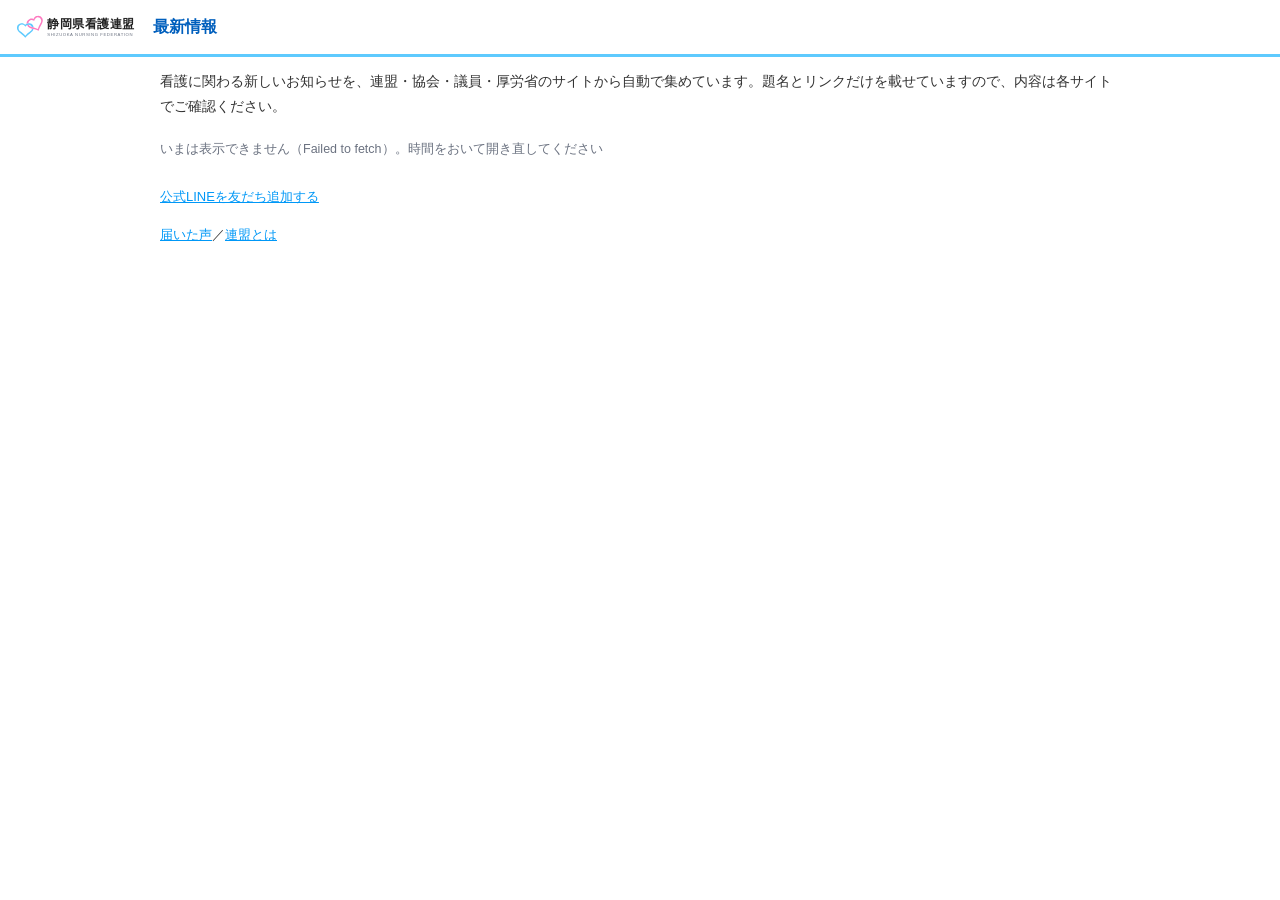
<file: news.html>
<!doctype html>
<html lang="ja">
<head>
<meta charset="utf-8">
<meta name="viewport" content="width=device-width,initial-scale=1">
<meta name="robots" content="noindex">
<title>最新情報 - 静岡県看護連盟 公式LINE</title>
<link rel="icon" href="assets/favicon.svg"><link rel="apple-touch-icon" href="assets/icon.png">
<link rel="stylesheet" href="styles.css?v=202609121201">
<style>
  /* このページだけの追加。部品は styles.css と同じ */
  #wrap { max-width: 960px; }
  .lead { font-size: 14px; line-height: 1.8; margin: 0 0 12px; }
  .backline { margin-top: 18px; font-size: 13px; }
  .backline a { color: var(--blue); }
</style>
</head>
<body>
<header id="hdr"><img src="assets/logo.svg" alt="静岡県看護連盟" class="hlogo"><span>最新情報</span></header>
<div id="wrap">

  <p class="lead">看護に関わる新しいお知らせを、連盟・協会・議員・厚労省のサイトから自動で集めています。題名とリンクだけを載せていますので、内容は各サイトでご確認ください。</p>

  <div id="nw_wrap" class="nw-wide"></div>

  <p class="backline"><a href="go.html">公式LINEを友だち追加する</a></p>
  <p class="backline"><a href="voices.html">届いた声</a>／<a href="about.html">連盟とは</a></p>

</div>
<script src="config.js?v=202609121201"></script>
<script src="news.js?v=202609121201"></script>
<script>renderNews(document.getElementById("nw_wrap"));</script>
</body>
</html>
</file>
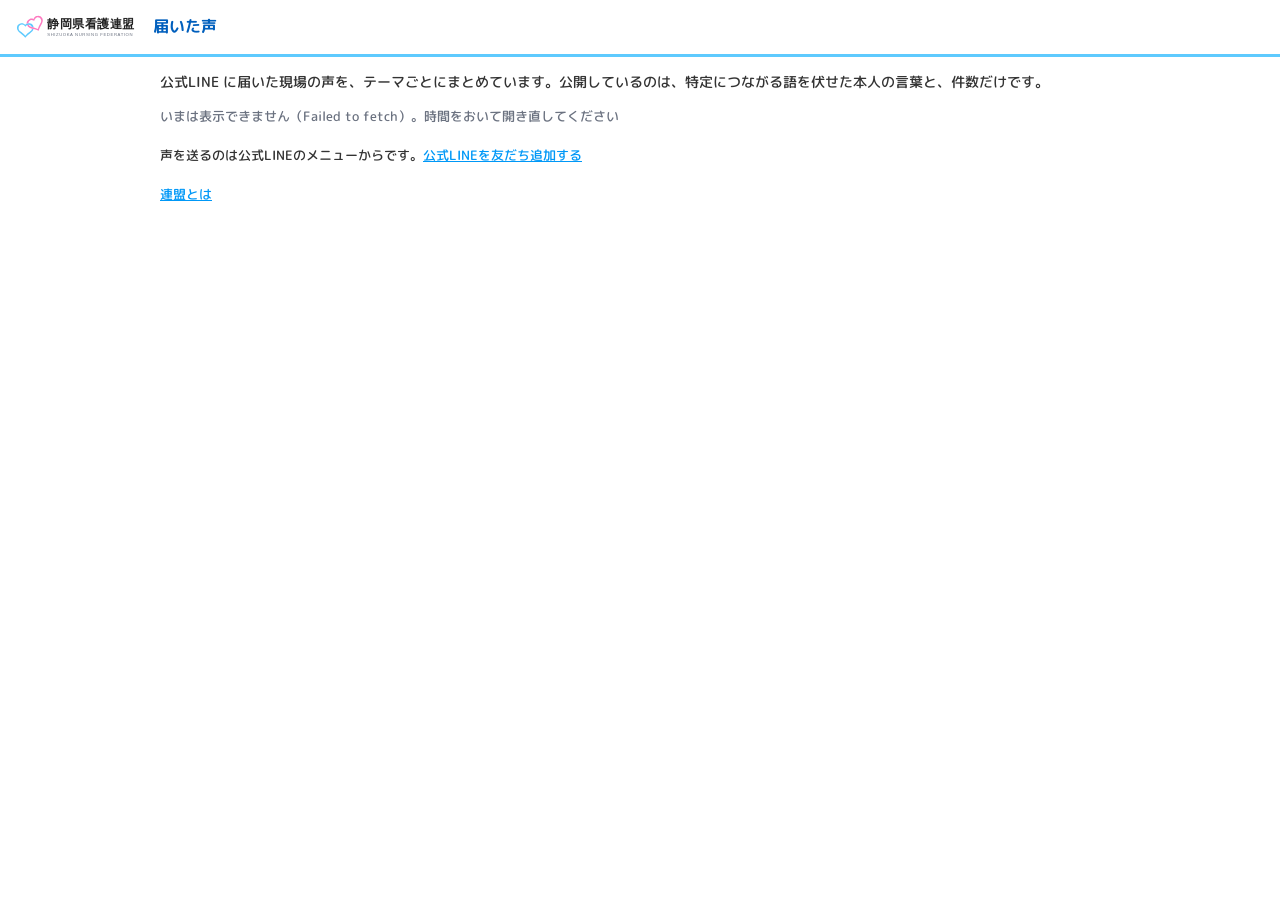
<file: voices.html>
<!doctype html>
<html lang="ja">
<head>
<meta charset="utf-8">
<meta name="viewport" content="width=device-width,initial-scale=1">
<meta name="robots" content="noindex">
<title>届いた声 - 静岡県看護連盟 公式LINE</title>
<link rel="icon" href="assets/favicon.svg"><link rel="apple-touch-icon" href="assets/icon.png">
<link rel="preconnect" href="https://fonts.googleapis.com"><link rel="preconnect" href="https://fonts.gstatic.com" crossorigin>
<link rel="stylesheet" href="https://fonts.googleapis.com/css2?family=M+PLUS+Rounded+1c:wght@500;700&display=swap">
<link rel="stylesheet" href="styles.css?v=202609121201">
<style>
  /* このページだけの追加。盤面と部品は styles.css と同じ */
  #wrap { max-width: 960px; }
  .lead { font-size: 14px; line-height: 1.8; margin: 0 0 12px; }
  .backline { margin-top: 18px; font-size: 13px; }
  .backline a { color: var(--blue); }
</style>
</head>
<body>
<header id="hdr"><img src="assets/logo.svg" alt="静岡県看護連盟" class="hlogo"><span>届いた声</span></header>
<div id="wrap">

  <p class="lead">公式LINE に届いた現場の声を、テーマごとにまとめています。公開しているのは、特定につながる語を伏せた本人の言葉と、件数だけです。</p>

  <div id="vb_wrap" class="vb-wide"></div>

  <p class="backline">声を送るのは公式LINEのメニューからです。<a href="go.html">公式LINEを友だち追加する</a></p>
  <p class="backline"><a href="about.html">連盟とは</a></p>

</div>
<script src="config.js?v=202609121201"></script>
<script src="voices.js?v=202609121201"></script>
<script>renderVoiceBoard(document.getElementById("vb_wrap"));</script>
</body>
</html>
</file>
<file: styles.css>
/* 配色は静岡県看護連盟・日本看護連盟のサイトに合わせる（ロゴの空色とピンク、薄い青の面、白地） */
:root{
  --sky:#5ECAFE;       /* ロゴの青。主ボタン、盤面の件数チップ */
  --blue:#0098F7;      /* リンク、強調文字 */
  --navy:#005FBD;      /* 濃い青の文字、ヘッダーの文字 */
  --pink:#EC7BA3;      /* 見出しと下線（連盟サイトと同じ） */
  --pink-deep:#C24A78; /* ピンクのままで読める濃さ。主要な行動のボタン、小さいピンクの文字 */
  --pink-logo:#FD7AC0; /* ロゴのピンク。盤面の「変わった」（文字は --ink）*/
  --panel:#E8F5FF;     /* 薄い青の面 */
  --panel-pink:#FFF1F6;
  --bg:#FFFFFF;
  --ink:#333333;
  --muted:#6B7280;
  --line:#DCE7F0;
}
/* 書体は M PLUS Rounded 1c（静岡県看護連盟のサイトと同じ）。読み込みは各 HTML の <link>（Google Fonts） */
body{font-family:"M PLUS Rounded 1c","Hiragino Kaku Gothic ProN","Hiragino Sans","Yu Gothic UI",Meiryo,sans-serif;font-weight:500;line-height:1.6;margin:0;background:var(--bg);color:var(--ink)}
header{background:#fff;color:var(--navy);padding:10px 16px;font-size:16px;font-weight:700;display:flex;align-items:center;gap:12px;border-bottom:3px solid var(--sky)}
.hlogo{height:34px;width:auto}
#wrap{padding:12px;max-width:640px;margin:0 auto}
.card{background:#fff;border:1px solid var(--line);border-radius:12px;box-shadow:0 1px 4px rgba(0,95,189,.07);margin-bottom:12px;overflow:hidden}
.card img{width:100%;display:block}
.cb{padding:12px}
.t{font-weight:700;font-size:16px;margin-bottom:4px;color:var(--navy)}
.m{font-size:13px;color:#555;margin-bottom:2px}
.chip{display:inline-block;padding:3px 10px;border-radius:12px;font-size:12px;font-weight:700;margin-top:6px;margin-right:6px}
.ok{background:#E8F5E9;color:#2E7D32}
.ng{background:#eee;color:#777}
button{border:0;border-radius:8px;font-family:inherit;font-size:14px;font-weight:700;padding:10px 14px;min-height:40px}
:focus-visible{outline:3px solid var(--navy);outline-offset:2px}
.tab{background:var(--panel);color:var(--navy);font-size:13px;padding:8px 10px}
.tab.on{background:var(--navy);color:#fff}
.vw{display:none}
.vw.on{display:block}
.join{background:var(--navy);color:#fff;width:100%;margin-top:8px}
.cancel{background:none;color:var(--muted);font-size:13px;padding:6px 0;text-decoration:underline}
.mapbtn{display:inline-block;margin-top:8px;font-size:13px;color:var(--blue);text-decoration:underline}
label{display:block;font-size:13px;font-weight:700;margin:8px 0 2px}
label.agree{background:var(--panel-pink);border-radius:10px;padding:10px 12px;font-weight:500;line-height:1.6}
input,select,textarea{width:100%;box-sizing:border-box;padding:8px;border:1px solid #bbb;border-radius:6px;font-family:inherit;font-size:14px}
textarea{min-height:72px;resize:vertical;line-height:1.5}
#formbox,#admin_ui{display:none}
#admin_ui.shown{display:block}
.panel{background:#fff;border:1px solid var(--line);border-radius:12px;padding:14px;box-shadow:0 1px 4px rgba(0,95,189,.07);margin-bottom:12px}
#send,#a_savebc,#q_send,#v_send{background:var(--pink-deep);color:#fff;width:100%;margin-top:12px}
#a_save{background:var(--navy);color:#fff;width:100%;margin-top:12px}
#a_test{background:var(--navy);color:#fff;width:100%;margin-top:12px}
.join:hover,#send:hover,#a_save:hover,#a_savebc:hover,#a_test:hover,#q_send:hover,#v_send:hover,.tab.on:hover{filter:brightness(.92)}
h2{font-size:14px;color:var(--pink);margin:16px 0 8px;position:relative;padding-bottom:7px}
h2::after{content:"";position:absolute;left:0;bottom:0;width:30px;height:3px;border-radius:2px;background:var(--pink)}
#msg{font-size:13px;color:var(--navy);padding:8px 0;white-space:pre-wrap}
.hist{font-size:13px;background:var(--panel);border-radius:8px;padding:10px 12px;margin-bottom:6px;line-height:1.6}
.hint{font-size:13px;color:var(--muted);margin-top:2px}
#a_prev{display:none !important}
a.sheet{font-size:13px;color:var(--blue)}
.apl{display:flex;justify-content:space-between;align-items:center;gap:6px;border-bottom:1px solid var(--line);padding:8px 0;font-size:13px}
.apl .nm{flex:1;min-width:0}
.apl .nm small{color:#777;display:block;white-space:nowrap;overflow:hidden;text-overflow:ellipsis}
.apl button{font-size:12px;padding:6px 8px;border-radius:6px;min-height:32px}
.b_att{background:#2E7D32;color:#fff}
.b_abs{background:#999;color:#fff}
.b_clr{background:#eee;color:#333}
.b_sub{background:var(--panel);color:var(--navy);font-size:12px;padding:6px 10px;margin:4px 4px 0 0}
.tag{font-size:12px;padding:2px 6px;border-radius:8px;background:#eee;color:#555;white-space:nowrap}
.tag.att{background:#E8F5E9;color:#2E7D32}
.tag.abs{background:#eee;color:#777}
.tag.cxl{background:#FFEBEE;color:#C62828}
.tag.man{background:#FFF3E0;color:#E65100}
.sub{background:var(--panel-pink);border-radius:10px;margin-top:14px;padding:10px 12px}
#toast{position:fixed;left:16px;right:16px;bottom:16px;background:var(--navy);color:#fff;padding:10px 14px;border-radius:10px;font-size:13.5px;box-shadow:0 4px 16px rgba(0,0,0,.25);opacity:0;transform:translateY(8px);transition:opacity .2s,transform .2s;pointer-events:none;z-index:99;white-space:pre-wrap}
#toast.on{opacity:1;transform:none}
.chips{display:flex;flex-wrap:wrap;gap:6px;margin:6px 0}
.todo-h{font-size:13px;font-weight:700;color:var(--navy);margin:10px 0 4px}
select.asg{width:auto;max-width:160px;padding:4px 6px;font-size:12px;min-height:28px}
table.roster select.asg{font-size:12.5px}
table.kv{width:100%;border-collapse:collapse;font-size:13.5px}
table.kv td{padding:5px 8px;border-top:1px solid var(--line);vertical-align:top;line-height:1.5}
table.kv tr:first-child td{border-top:0}
table.kv td:first-child{white-space:nowrap;color:#555;width:34%}
#cd_info a{color:var(--blue)}
.chip.btn{cursor:pointer;background:var(--panel);color:var(--navy);margin-top:0}
.chip.btn.sel{background:var(--navy);color:#fff}
.tx-grp{padding:10px 12px}
.tx-row{padding:8px 6px;border-top:1px solid var(--line);cursor:pointer;border-radius:6px}
.tx-row:first-of-type{border-top:0}
.tx-row:hover,.tx-row.on{background:var(--panel)}
.tx-head{display:flex;align-items:center;gap:6px;flex-wrap:wrap}
.tx-name{font-weight:700;font-size:14px;color:var(--navy)}
.tx-arrow{margin-left:auto;color:#999}
.tx-body{font-size:13px;color:#444;line-height:1.5;margin-top:2px;display:-webkit-box;-webkit-line-clamp:2;-webkit-box-orient:vertical;overflow:hidden}
#tx_side .panel{margin-bottom:10px}
.guide h3{font-size:14px;margin:0 0 6px;color:var(--navy)}
.guide ol,.guide ul{margin:0 0 6px;padding-left:20px;line-height:1.75;font-size:13.5px}
.guide li{margin-bottom:2px}
.guide .kw{background:var(--panel);border-radius:4px;padding:0 4px;font-weight:700}
.guide .b_sub{margin:6px 6px 0 0}
/* ---- PC（幅900px以上）: 左に画面の切替、右に内容。イベントは2列、詳細は右の引き出し ---- */
@media (min-width: 900px) {
  /* PC: 文字と余白を詰め、1画面に入る量を増やす。入力欄は広く */
  body{font-size:13.5px}
  body.admin #wrap{max-width:1440px;padding:12px 20px}
  #admin_ui.shown{display:grid;grid-template-columns:168px minmax(0,1fr);gap:16px;align-items:start}
  #admin_ui #tabs{position:sticky;top:10px;flex-direction:column;gap:4px;margin:0}
  #admin_ui #tabs .tab{text-align:left;padding:8px 10px;font-size:13px;min-height:34px}
  #admin_ui > section.vw{grid-column:2}
  #admin_ui > section.vw.on{display:block}
  #admin_ui > #dbg, #admin_ui > .hint, #admin_ui > #health_banner{grid-column:1 / -1}
  #toast{left:auto;right:20px;bottom:20px;max-width:380px}
  #ev_right > #pv_wrap{background:#fff;border:1px solid var(--line);border-radius:12px;padding:12px 14px;box-shadow:0 1px 4px rgba(0,95,189,.07);margin:0 0 12px}
  #admin_ui > section[data-v="help"].on{display:grid;grid-template-columns:repeat(2,minmax(0,1fr));gap:12px;align-items:start}
  #admin_ui > section[data-v="help"] > h2, #admin_ui > section[data-v="help"] > .hint{grid-column:1 / -1}
  #admin_ui > section[data-v="event"].on{display:grid;grid-template-columns:minmax(0,1fr) minmax(0,1fr);gap:14px;align-items:start}
  #admin_ui > section[data-v="event"] > h2{grid-column:1 / -1}
  #admin_ui > section[data-v="event"] > #apl_panel{margin-top:0}
  #admin_ui > section[data-v="stats"].on{display:grid;grid-template-columns:minmax(0,1fr) minmax(0,1fr);gap:14px;align-items:start}
  #admin_ui > section[data-v="stats"] > h2, #admin_ui > section[data-v="stats"] > .hint{grid-column:1 / -1}
  /* 1カラムの画面は読みやすい幅に。入力欄は用途に合う幅に */
  #admin_ui > section[data-v="todo"], #admin_ui > section[data-v="members"]{max-width:1000px}
  #admin_ui > section[data-v="texts"].on{display:grid;grid-template-columns:minmax(0,1fr) 400px;gap:20px;align-items:start}
  #tx_side h2:first-child{margin-top:8px}
  #tx_side .b_sub{margin:4px 4px 0 0}
  #admin_ui input:not([type=checkbox]):not([type=file]), #admin_ui select{max-width:560px}
  #admin_ui input[type=date], #admin_ui input[type=number], #admin_ui input[type=time]{max-width:220px}
  #admin_ui #a_q, #admin_ui #apl_q{max-width:none}
  #admin_ui .join, #admin_ui button[style*="width:100%"]{max-width:560px}
  #a_mmsg{max-width:720px}

  #a_cases, #a_cases_future{display:grid;grid-template-columns:repeat(2,minmax(0,1fr));gap:10px}
  #a_cases .card, #a_cases_future .card{margin-bottom:0}
  #a_cases > .todo-h{grid-column:1 / -1;margin:4px 0 0}
  #case_detail{left:auto;width:640px;box-shadow:-4px 0 16px rgba(0,0,0,.15);border-left:1px solid var(--line);font-size:13.5px}
  h2{font-size:14px;margin:8px 0 6px}
  .t{font-size:15px}
  .m{font-size:13px}
  .hint{font-size:12px}
  .panel{padding:12px 14px;margin-bottom:10px}
  .card{margin-bottom:8px}
  .cb{padding:10px 12px}
  .hist{font-size:13px;padding:8px 10px;line-height:1.5}
  .apl{font-size:13.5px;padding:5px 0}
  .apl button{font-size:12px;min-height:28px}
  button{font-size:13px;min-height:32px;padding:7px 12px}
  .join{margin-top:6px}
  label{font-size:12.5px;margin:6px 0 2px}
  input,select,textarea{font-size:13.5px;padding:6px 8px}
  #a_desc{min-height:200px}
  #a_msg{min-height:150px}
  #a_mmsg{min-height:110px}
  #t_text{min-height:240px}
  details > summary{padding:4px 0}
  table.roster{width:100%;border-collapse:collapse;background:#fff;border-radius:8px;overflow:hidden;font-size:13px}
  table.roster th{background:var(--panel);color:var(--navy);text-align:left;padding:6px 8px;cursor:pointer;white-space:nowrap;user-select:none}
  table.roster td{padding:5px 8px;border-top:1px solid var(--line);vertical-align:top}
  table.roster tr.row:hover{background:var(--panel);cursor:pointer}
  table.roster th{position:sticky;top:0;z-index:1}
}
.print-only{display:none}
@media print {
  header, #tabs, button, #msg, #dbg, .hint, #k_target, #toast, #health_banner { display: none !important; }
  .print-only{display:block;font-weight:700;font-size:16px;margin:0 0 8px}
  #admin_ui{display:block}
  .vw.on{display:block}
  body{background:#fff}
}

/* ---- 現場の声のフォーム（?v=voice）。マイクのボタンを主役にする ---- */
.vlead{line-height:1.9;color:var(--ink);margin-bottom:4px}
.micbtn{display:block;width:100%;background:var(--pink-deep);color:#fff;font-size:16.5px;min-height:54px;margin:12px 0 6px;box-shadow:0 2px 0 rgba(194,74,120,.3)}
.micbtn.on{background:#fff;color:var(--pink-deep);box-shadow:inset 0 0 0 2px var(--pink-deep);animation:micpulse 1.6s ease-in-out infinite}
@keyframes micpulse{0%,100%{outline:0 solid rgba(194,74,120,.35)}50%{outline:7px solid rgba(194,74,120,.12)}}
.mic-err{background:var(--panel-pink);color:var(--pink-deep);border-radius:8px;padding:8px 10px;font-size:12.5px;margin-bottom:6px;line-height:1.6}
.mic-help{display:flex;align-items:center;gap:10px;background:var(--panel);border-radius:10px;padding:8px 10px;font-size:12.5px;color:var(--muted);line-height:1.6;margin-bottom:8px;opacity:.6}
.mic-help.on{opacity:1;background:var(--panel-pink);color:var(--ink);box-shadow:inset 0 0 0 2px var(--pink)}
/* キーボードとマイクの図は CSS だけで描く（画像ファイルを増やさない） */
.kb{position:relative;flex:0 0 auto;width:54px;height:32px;background:#fff;border:1px solid var(--line);border-radius:6px;padding:5px 6px;box-sizing:border-box}
.kb-row{display:block;height:5px;border-radius:2px;background:var(--line);margin-bottom:4px}
.kb-row:last-of-type{width:64%}
.kb-mic{position:absolute;right:5px;bottom:2px;font-size:12px;line-height:1}
.interim{background:var(--panel);border-radius:8px;padding:8px 10px;font-size:13px;color:var(--muted);margin-bottom:6px}
.chip.btn.auto::after{content:"自動";margin-left:6px;font-size:10px;font-weight:500;background:rgba(255,255,255,.4);border-radius:6px;padding:0 4px}
#voice_ui textarea{min-height:112px}
#v_more{margin-top:14px;border-top:1px solid var(--line);padding-top:8px}
#v_more > summary{font-size:13.5px;font-weight:700;color:var(--navy);cursor:pointer;padding:4px 0}

.mic-ok{font-size:12.5px;color:var(--pink-deep);line-height:1.6;margin:0 0 8px}
#j_intro{white-space:pre-line} /* 文面シートの改行をそのまま出す */

/* ---- 管理画面の 📰最新情報（★／○／× を押して決める）---- */
.nwa{border-top:1px solid var(--line);padding:10px 0 8px}
.nwa:first-of-type{border-top:0}
.nwa-t{font-size:13.5px;font-weight:700;color:var(--navy);line-height:1.55}
.nwa-m{font-size:11.5px;color:#8a939c;margin-top:2px}
.nwa-open{margin-left:8px;color:var(--blue)}
.nwa.on{box-shadow:inset 3px 0 0 var(--pink-deep);padding-left:8px}
.nwa.on .nwa-t{color:var(--pink-deep)}
.nwa.off{opacity:.55}
.nwa.off .nwa-t{text-decoration:line-through}
.nwa .chips{margin:6px 0 0}
.nwa-s{font-size:11.5px;color:#8a939c;margin-left:8px}
.nwa-s.ng{color:#c62828;font-weight:700}
.nwa-g{font-size:12px;font-weight:700;color:var(--navy);background:var(--panel);border-radius:8px;padding:4px 10px;margin:12px 0 2px}

/* ---- 最新情報（web/news.js。LIFF の ?v=news と news.html で使う）----
   上から: 担当の一言 → 今週のピックアップ（大きいカード）→ 次のイベント → グループごとの一覧 */
.nw{background:transparent;padding:0}
.nw-note{background:var(--panel-pink);border-radius:10px;padding:10px 12px;font-size:13px;line-height:1.7;margin-bottom:10px}
.nw-h{font-size:13px;color:var(--pink-deep);margin:18px 0 8px;position:relative;padding-bottom:6px}
.nw-h::after{content:"";position:absolute;left:0;bottom:0;width:26px;height:3px;border-radius:2px;background:var(--pink)}
.nw-pick{display:grid;gap:10px}
/* 大きいカード。左の帯の色でグループが分かる */
.nw-card{display:block;background:#fff;border:1px solid var(--line);border-left:4px solid var(--sky);border-radius:12px;
  box-shadow:0 1px 4px rgba(0,95,189,.07);padding:12px 14px;margin-bottom:10px;text-decoration:none;color:var(--ink)}
.nw-card:last-of-type{margin-bottom:0}
.nw-thumb{width:100%;aspect-ratio:16/9;object-fit:cover;border-radius:8px;background:var(--panel);margin-bottom:9px;display:block}
.nw-head{display:flex;align-items:center;gap:6px;margin-bottom:5px}
.nw-badge{display:inline-block;font-size:11px;font-weight:700;color:#fff;background:var(--sky);border-radius:6px;padding:2px 8px;white-space:nowrap}
.nw-new{font-size:10.5px;font-weight:700;color:var(--pink-deep);background:var(--panel-pink);border-radius:6px;padding:2px 6px}
.nw-ttl{font-size:15.5px;font-weight:700;line-height:1.55;color:var(--navy);
  display:-webkit-box;-webkit-line-clamp:2;-webkit-box-orient:vertical;overflow:hidden}
.nw-meta{display:flex;justify-content:space-between;align-items:center;gap:8px;font-size:12px;color:var(--muted);margin-top:8px}
.nw-go{color:var(--pink-deep);font-weight:700;white-space:nowrap}
/* グループの色 */
.nw-card.g-fed,.nw-list.g-fed{border-left-color:var(--sky)}
.nw-card.g-diet,.nw-list.g-diet{border-left-color:var(--navy)}
.nw-card.g-video,.nw-list.g-video{border-left-color:var(--pink-logo)}
.nw-card.g-gov,.nw-list.g-gov{border-left-color:#9AA6B2}
.nw-card.g-ig,.nw-list.g-ig{border-left-color:var(--pink-deep)}
.nw-card.g-event{border-left-color:var(--pink-deep)}
.g-diet .nw-badge{background:var(--navy)}
.g-video .nw-badge{background:var(--pink-logo);color:var(--ink)}
.g-gov .nw-badge{background:#9AA6B2}
.g-ig .nw-badge{background:var(--pink-deep)}
.g-event .nw-badge{background:var(--pink-deep)}
/* 一覧 */
.nw-list{background:#fff;border:1px solid var(--line);border-left:4px solid var(--sky);border-radius:12px;
  box-shadow:0 1px 4px rgba(0,95,189,.07);padding:2px 14px}
.nw-row{display:flex;gap:10px;align-items:flex-start;padding:11px 0;border-top:1px solid var(--line)}
.nw-row:first-child{border-top:0}
.nw-row-thumb{width:78px;aspect-ratio:16/9;object-fit:cover;border-radius:6px;background:var(--panel);flex:0 0 auto;margin-top:2px}
.nw-row-body{min-width:0;flex:1}
.nw-row-ttl{display:block;font-size:13.5px;line-height:1.6;color:var(--blue);text-decoration:underline;
  display:-webkit-box;-webkit-line-clamp:2;-webkit-box-orient:vertical;overflow:hidden}
.nw-row-meta{font-size:11.5px;color:#8a939c;margin-top:3px}
.nw-row-src{font-size:12px;color:var(--blue)}
.nw-more{display:block;width:100%;background:var(--panel);color:var(--navy);font-size:12.5px;min-height:36px;margin-top:8px}
.nw-empty{font-size:12.5px;color:var(--muted);line-height:1.7;padding:8px 0}
.nw-foot{font-size:11.5px;color:#8a939c;line-height:1.6;margin-top:16px;border-top:1px solid var(--line);padding-top:8px}
@media (min-width: 1000px) {
  /* 単独ページ（news.html）だけ、ピックアップを3列に */
  .nw-wide .nw-pick{grid-template-columns:repeat(3,minmax(0,1fr))}
  .nw-wide .nw-card{margin-bottom:0;height:100%;box-sizing:border-box}
}

/* ---- 公開ページ「届いた声」（web/voices.js。LIFF の ?v=map と voices.html で使う）----
   テーマ別の件数だけを見せる。段階（届いた→変わった）は内部の管理用なので出さない */
.vb{background:#fff;border:1px solid var(--line);border-radius:12px;box-shadow:0 1px 4px rgba(0,95,189,.07);padding:12px}
.vb-legend{font-size:12px;color:var(--muted);line-height:1.6;margin-bottom:8px}
.vb-list{margin:0}
.vb-row{display:grid;grid-template-columns:minmax(0,1fr) auto;gap:0 10px;width:100%;background:#fff;border:0;border-top:1px solid var(--line);border-radius:0;font-family:inherit;font-weight:500;text-align:left;padding:10px 4px 11px 0;min-height:0;cursor:pointer}
.vb-row:first-of-type{border-top:0}
.vb-row.sel{box-shadow:inset 3px 0 0 var(--pink-deep);padding-left:8px}
.vb-row.zero{opacity:.45}
.vb-rname{font-size:13.5px;font-weight:700;color:var(--navy);line-height:1.4;align-self:center}
.vb-rn{font-size:12.5px;font-weight:700;color:var(--navy);white-space:nowrap;align-self:center}
.vb-row.few .vb-rn,.vb-row.zero .vb-rn{color:var(--muted);font-weight:500;font-size:11.5px}
.vb-bar{grid-column:1 / -1;display:block;height:8px;border-radius:5px;background:#F1F5F9;overflow:hidden;margin-top:6px}
.vb-bar > i{display:block;height:100%;border-radius:5px;background:var(--sky)}
.vb-row.sel .vb-bar > i{background:var(--pink-logo)}
.vb-row.few .vb-bar > i{background:var(--panel);box-shadow:inset 0 0 0 1px var(--line)}
.vb-row.zero .vb-bar{display:none}
.vb-detail{margin-top:14px;border-top:1px solid var(--line);padding-top:12px}
.vb-dt{font-size:15px;font-weight:700;color:var(--navy)}
.vb-sub{font-size:12px;color:var(--muted);margin-top:2px}
.vb-acts{margin-top:14px;border-top:1px solid var(--line);padding-top:4px}
.vb-h{font-size:13px;color:var(--pink-deep);margin:14px 0 6px;position:relative;padding-bottom:6px}
.vb-h::after{content:"";position:absolute;left:0;bottom:0;width:26px;height:3px;border-radius:2px;background:var(--pink)}
.vb-item{font-size:13px;line-height:1.7;border-top:1px solid var(--line);padding:8px 0}
.vb-when{font-size:11.5px;color:#8a939c}
.vb-src{font-size:12px;color:var(--blue)}
.vb-empty{font-size:12.5px;color:var(--muted);line-height:1.7}
.vb-foot{font-size:11.5px;color:#8a939c;line-height:1.6;margin-top:14px;border-top:1px solid var(--line);padding-top:8px}
/* 「私も同じ」ボタンを付けるならテーマ行の中（今回は作っていない） */
/* PC（1000px以上）の voices.html: テーマ一覧を左、選んだテーマの要約を右に。
   LIFF（?v=map）は幅が狭いので1列のまま（.vb-wide が付くのは voices.html だけ） */
@media (min-width: 1000px) {
  .vb-wide .vb{display:grid;grid-template-columns:minmax(0,1fr) 380px;gap:24px;align-items:start;padding:16px}
  .vb-wide .vb-legend,.vb-wide .vb-acts,.vb-wide .vb-foot{grid-column:1 / -1}
  .vb-wide .vb-detail{margin-top:0;border-top:0;border-left:1px solid var(--line);padding:0 0 0 18px}
  .vb-wide .vb-rname{font-size:14px}
  .vb-wide .vb-row{padding-top:11px;padding-bottom:12px}
}

/* 届いた声: 「私も同じ」・連盟から・意見（既存の色トークンだけを使う） */
.vb-likes{margin-top:6px}
.vb-like{font-size:12px;padding:4px 10px;border-radius:999px;border:1px solid var(--line);background:#fff;color:var(--muted);cursor:pointer;width:auto;margin:0}
.vb-like.on{border-color:var(--pink);background:var(--panel-pink);color:var(--pink-deep);font-weight:600}
.vb-like.ro{display:inline-block;cursor:default;background:var(--panel)}
.vb-like:disabled{opacity:.6}
.vb-reply{margin-top:8px;padding:8px 10px;border-radius:8px;background:var(--panel);border-left:3px solid var(--sky);font-size:12.5px;line-height:1.7}
.vb-reply-t{display:block;font-size:11px;color:var(--navy);font-weight:600;margin-bottom:2px}
.vb-cmts{margin-top:8px}
.vb-cmts>summary{font-size:12px;color:var(--navy);cursor:pointer;padding:4px 0}
.vb-cmt{border-top:1px dashed var(--line);padding:6px 0 6px 10px;font-size:12.5px;line-height:1.7}
.vb-write{margin-top:8px;font-size:12px;padding:5px 12px;border-radius:999px;border:1px solid var(--navy);background:#fff;color:var(--navy);cursor:pointer;width:auto}
.vb-inline-line{display:inline-block;margin-top:8px;font-size:12px;color:var(--navy)}
</file>
